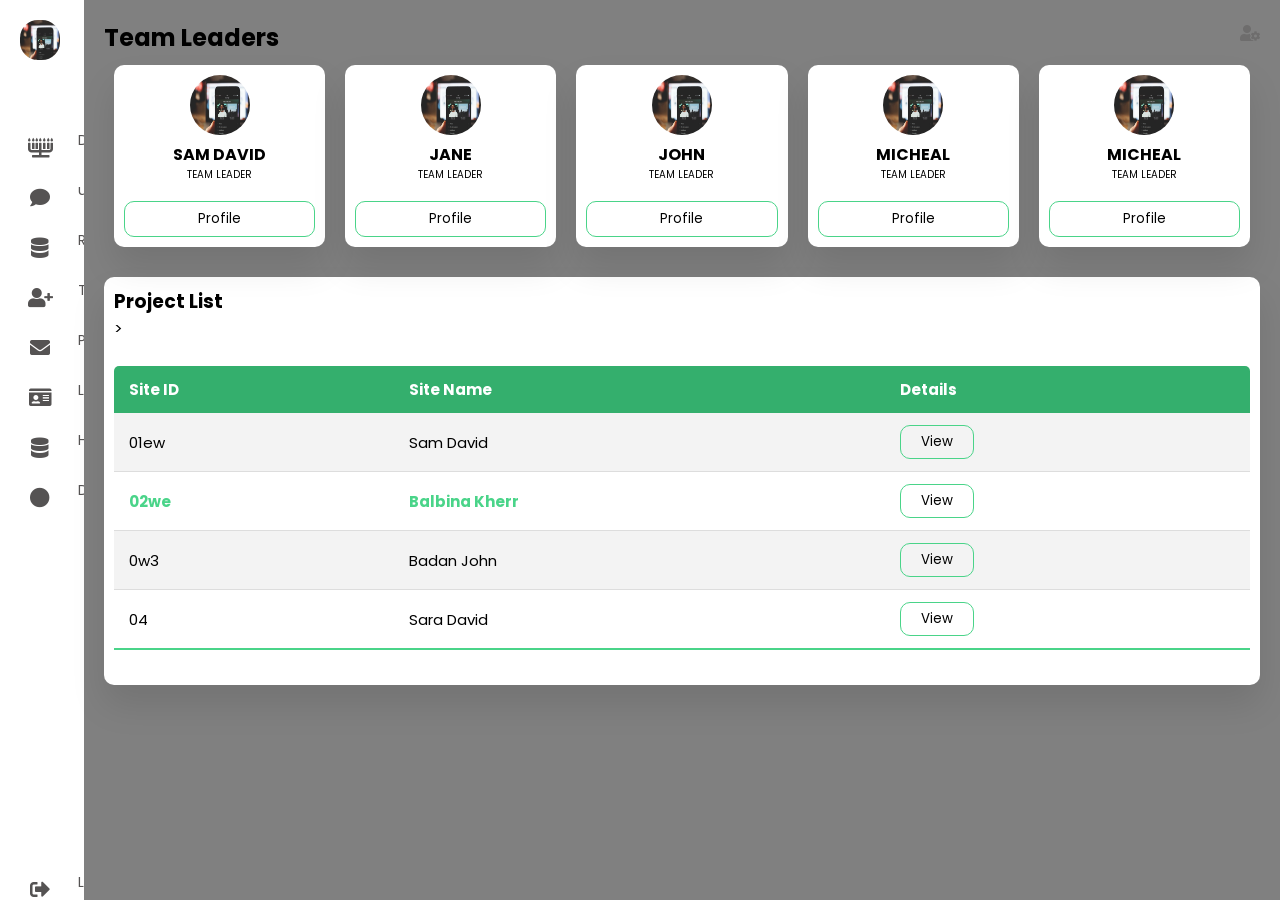
<file: ADMIN/admin a/index.html>
<!DOCTYPE html>
<html lang="en">
<head>
  <meta charset="UTF-8" />
  <title>no name</title>
  <link rel="stylesheet" href="style.css" />
  <!-- Font Awesome Cdn Link -->
  <link rel="stylesheet" href="https://cdnjs.cloudflare.com/ajax/libs/font-awesome/5.15.4/css/all.min.css"/>
</head>
<body>
  <div class="container">
    <nav>
      <ul>
        <li><a href="#" class="logo">
          <img src="../image/tren-lg-2.jpg">
          <span class="nav-item">NO NAME</span>
          
        </a></li>
        <li><a href="#">
          <i class="fas fa-menorah"></i>
          <span class="nav-item">Dashboard</span>
        </a></li>
        <li><a href="#">
          <i class="fas fa-comment"></i>
          <span class="nav-item">updates</span>
        </a></li>
        <li><a href="#">
          <i class="fas fa-database"></i>
          <span class="nav-item">Reports</span>
        </a></li>
        <li><a href="#">
          <i class="fas fa-user-plus"></i>
          <span class="nav-item">Teams</span>
        </a></li>
        <li><a href="../project/project-list/project_list.html">
          <i class="fas fa-envelope"></i>
          <span class="nav-item">Projects</span>
        </a></li>
        <li><a href="../admin a/leave.html">
          <i class="fas fa-id-card"></i>
          <span class="nav-item">Leave</span>
        </a></li>
      
        
        <li>
          <a href="../hr 2/main/index.html">
            <i class="fas fa-database"></i>
          <span class="nav-item">Human resource</span>
        </a></li><li><a href="#">
          <i class="fas fa-circle"></i>
          <span class="nav-item">Deleted</span>
        </a></li>
        

        <br>

        <li><a href="../home-page/index.html" class="logout">
          <i class="fas fa-sign-out-alt"></i>
          <span class="nav-item">Log out</span>
        </a></li>
      </ul>
    </nav>


    <section class="main">
      <div class="main-top">
        <h1>Team Leaders</h1>
        
        
        <i class="fas fa-user-cog"></i>
        
        
      </div>
      <div class="users">
        <div class="card">
          <img src="../image/tren-lg-2.jpg">
          <h4>Sam David</h4>
          <p>Team Leader</p>
          <div class="per">
            
          </div>
          <button>Profile</button>
        </div>
        <div class="card">
          <img src="../image/tren-lg-2.jpg">
          <h4>Jane</h4>
          <p>Team Leader</p>
          <div class="per">
            <!--<table>
              <tr>
                <td><span>82%</span></td>
                <td><span>85%</span></td>
              </tr>
              <tr>
                <td>Month</td>
                <td>Year</td>
              </tr>
            </table>-->
          </div>
          <button>Profile</button>
        </div>
        <div class="card">
          <img src="../image/tren-lg-2.jpg">
          <h4> John</h4>
          <p>Team Leader</p>
          <div class="per">
           
          </div>
          <button>Profile</button>
        </div>
        <div class="card">
          <img src="../image/tren-lg-2.jpg">
          <h4> micheal</h4>
          <p>Team Leader</p>
          <div class="per">
           
          </div>
          <button>Profile</button>
        </div>
        <div class="card">
            <img src="../image/tren-lg-2.jpg">
            <h4>micheal</h4>
            <p>Team Leader</p>
            <div class="per">
             
            </div>
            <button>Profile</button>
            
          </div>
      </div>

      
      <section class="attendance">
        <div class="attendance-list">
          <h1>Project List</h1>
          <table class="table">
            <thead>
              <tr>
                <th> Site ID</th>
                <th>Site Name</th>
             
                <th>Details</th>
              </tr>
            </thead>
            <tbody>
              <tr>
                <td>01ew</td>
                <td>Sam David</td>
               >
                <td><button>View</button></td>
              </tr>
              <tr class="active">
                <td>02we</td>
                <td>Balbina Kherr</td>
                
                <td><button>View</button></td>
              </tr>
              <tr>
                <td>0w3</td>
                <td>Badan John</td>
             

              
                <td><button>View</button></td>
              </tr>
              <tr>
                <td>04</td>
                <td>Sara David</td>
                
                <td><button>View</button></td>
              </tr>
              <!-- <tr >
                <td>05</td>
                <td>Salina</td>
                <td>Coding</td>
                <td>03-24-22</td>
                <td>9:00AM</td>
                <td>4:00PM</td>
                <td><button>View</button></td>
              </tr>
              <tr >
                <td>06</td>
                <td>Tara Smith</td>
                <td>Testing</td>
                <td>03-24-22</td>
                <td>9:00AM</td>
                <td>4:00PM</td>
                <td><button>View</button></td>
              </tr> -->
            </tbody>
            
          </table>
        </div>
      </section>
    </section>
  </div>

</body>
</html>
</file>
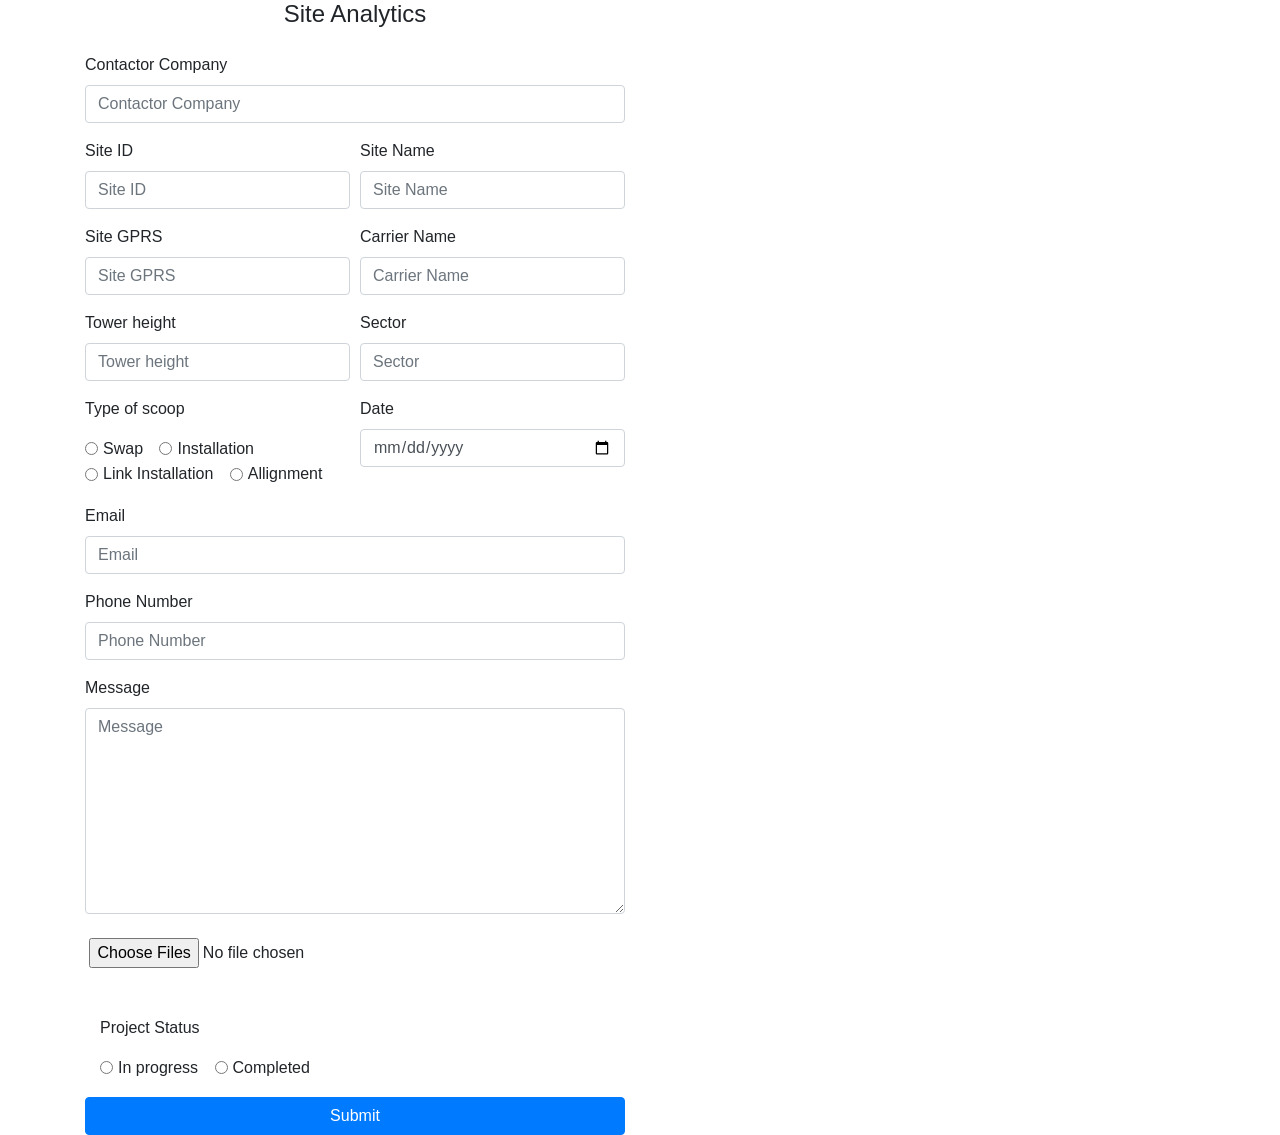
<file: ADMIN/Analytics/index.html>
<!DOCTYPE html>
<link rel="stylesheet" href="style.css">
<html>
  <head>
  
    <link rel="stylesheet" href="https://cdn.jsdelivr.net/npm/bootstrap@4.5.3/dist/css/bootstrap.min.css"
 integrity="sha384-TX8t27EcRE3e/ihU7zmQxVncDAy5uIKz4rEkgIXeMed4M0jlfIDPvg6uqKI2xXr2" 
crossorigin="anonymous">
<title>Analytics</title>
 
  </head>
  
  
  <body>
    <div class="container">
            <div class="row">
                <div class="col-6">
                    <form id="myForm" onsubmit="handleFormSubmit(this)">
                        <p class="h4 mb-4 text-center">Site Analytics</p>
                        <div class="form-group">
                            <label for="email">Contactor Company</label>
                            <input type="email" class="form-control" id="Contactor Company" name="Contactor Company" placeholder="Contactor Company">
                        </div>

                        <div class="form-row">
                            <div class="form-group col-md-6">
                                <label for="first_name">Site ID</label>
                                <input type="text" class="form-control" id="Site ID" name="Site ID" placeholder="Site ID">
                            </div>
                            <div class="form-group col-md-6">
                                <label for="last_name">Site Name</label>
                                <input type="text" class="form-control" id="Site Name" name="Site Name" placeholder="Site Name">
                            </div>
                            <div class="form-group col-md-6">
                                <label for="last_name">Site GPRS</label>
                                <input type="text" class="form-control" id="Site GPRS" name="Site GPRS" placeholder="Site GPRS">
                            </div>
                            <div class="form-group col-md-6">
                                <label for="last_name">Carrier Name</label>
                                <input type="text" class="form-control" id="Carrier Name" name="Carrier Name" placeholder="Carrier Name">
                            </div>
                           
                            <div class="form-group col-md-6">
                                <label for="last_name">Tower height</label>
                                <input type="text" class="form-control" id="Tower height" name="Tower height" placeholder="Tower height">
                            </div>
                            <div class="form-group col-md-6">
                                <label for="last_name">Sector</label>
                                <input type="text" class="form-control" id="Sector" name="Sector" placeholder="Sector">
                            </div>
                            
                        </div>
                        

                        <!--gender-->
                        <div class="form-row">
                            <div class="form-group col-md-6">
                                <p>Type of scoop</p>
                                <div class="form-check form-check-inline">
                                    <input class="form-check-input" type="radio" name="scoop" id="Swap" value="ISwap">
                                    <label class="form-check-label" for="swap">Swap</label>
                                </div>
                                <div class="form-check form-check-inline">
                                    <input class="form-check-input" type="radio" name="scoop" id="Installation" value="Installation">
                                    <label class="form-check-label" for="swap">Installation</label>
                                </div>
                                <div class="form-check form-check-inline">
                                    <input class="form-check-input" type="radio" name="scoop" id="Installation" value="Installation">
                                    <label class="form-check-label" for="swap"> Link Installation</label>
                                </div>
                                <div class="form-check form-check-inline">
                                    <input class="form-check-input" type="radio" name="scoop" id="Allignment" value="Allignment">
                                    <label class="form-check-label" for="swap"> Allignment</label>
                                </div>
                                
                            </div>
                            <div class="form-group col-md-6">
                                <label for="Alignment date">Date</label>
                                <input type="Date" class="form-control" id=" date" name=" date">
                            </div>
                        </div>

                        <div class="form-group">
                            <label for="email">Email</label>
                            <input type="email" class="form-control" id="email" name="email" placeholder="Email">
                        </div>

                        <div class="form-group">
                            <label for="phone">Phone Number</label>
                            <input type="tel" class="form-control" id="phone" name="phone" placeholder="Phone Number">
                        </div>
                        <div class="form-outline">
                           
                            <label class="form-label" for="Message">Message</label>
                            <textarea class="form-control" id="Message" rows="8" placeholder="Message"></textarea>
                            <br>

                            <form action="/action_page.php">
                                <label for="files"></label>
                                <input type="file" id="files" name="files" multiple><br><br>
                                
                              </form>
                            
                            
                          </div>
                          <br>
                          <div form row> 
                          <div class="form-group col-md-6">
                            <p>Project Status</p>
                            <div class="form-check form-check-inline">
                                <input class="form-check-input" type="radio" name="Staus" id="In progress" value="In progress">
                                <label class="form-check-label" for="swap">In progress</label>
                            </div>
                            <div class="form-check form-check-inline">
                                <input class="form-check-input" type="radio" name="Project Status" id="Completed" value="Completed">
                                <label class="form-check-label" for="swap">Completed</label>
                            </div>
                        </div>
                    </div>
                 
                        <button type="submit" class="btn btn-primary btn-block">Submit</button>
                    </form>
                    <div id="output"></div>
                </div>
            </div>      
        </div>
  </body>
</html>
</file>
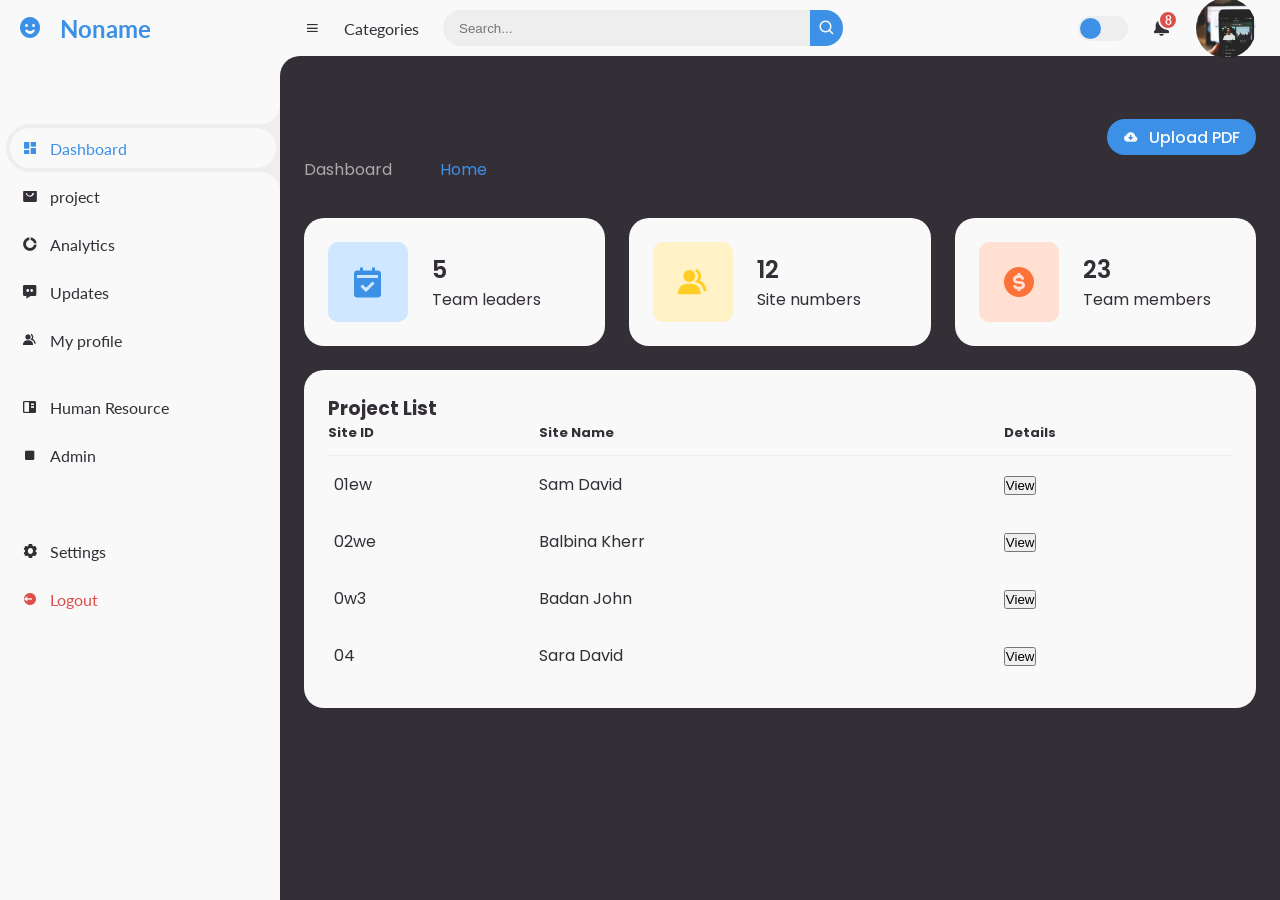
<file: ADMIN/main/index.html>
<!DOCTYPE html>
<html lang="en">
<head>
	<meta charset="UTF-8">
	<meta name="viewport" content="width=device-width, initial-scale=1.0">

	<!-- Boxicons -->
	<link href='https://unpkg.com/boxicons@2.0.9/css/boxicons.min.css' rel='stylesheet'>
	<!-- My CSS -->
	<link rel="stylesheet" href="style.css">
	<link rel="team.html" href="team.html">
	<script src="index.html"></script>


	<title>Noname</title>
	<include class="team html"></include>
</head>
<body>
	


	<!-- SIDEBAR -->
	<section id="sidebar">
		<a href="#" class="brand">
			<i class='bx bxs-smile'></i>
			<span class="text">Noname</span>
		</a>
		<ul class="side-menu top">
			<li class="active">
				<a href="#">
					<i class='bx bxs-dashboard' ></i>
					<span class="text">Dashboard</span>
				</a>
			</li>
			<li>
				<a href="../project/project-list/project_list.html">
					<i class='bx bxs-shopping-bag-alt' ></i>
					<span class="text"> project</span>
				</a>
			</li>
			<li>
				<a href="../Analytics/index.html">
					<i class='bx bxs-doughnut-chart' ></i>
					<span class="text">Analytics</span>
				</a>
			</li>
			<li>
				<a href="#">
					<i class='bx bxs-message-dots' ></i>
					<span class="text">Updates</span>
				</a>
			</li>
		
			<li>
				<a href="../My Profile/myprofile.html">
					<i class='bx bxs-group' ></i>
					<span class="text">My profile</span>
				</a>
			</li>
			
			<br>
			<li>
				<a href="../hr 2/main/index.html">
					<i class='bx bxs-book-content'></i>
					<span class="text">Human Resource</span>
				</a>
			</li>
			<li>
				<a href="../admin a/index.html">
					<i class='bx bxs-checkbox'></i>
					<span class="text">Admin</span>
				</a>
			</li>
		</ul>
		<ul class="side-menu">
			<li>
				<a href="../setting/dashboard-master/index.html">
					<i class='bx bxs-cog' ></i>
					<span class="text">Settings</span>
				</a>
			</li>
			<li>
				<a href="../home-page/index.html" class="logout">
					<i class='bx bxs-log-out-circle' ></i>
					<span class="text">Logout</span>
				</a>
			</li>
		</ul>
	</section>
	<!-- SIDEBAR -->

	



	<!-- CONTENT -->
	<section id="content">
		<!-- NAVBAR -->
		<nav>
			<i class='bx bx-menu' ></i>
			<a href="#" class="nav-link">Categories</a>
			<form action="#">
				<div class="form-input">
					<input type="search" placeholder="Search...">
					<button type="submit" class="search-btn"><i class='bx bx-search' ></i></button>
				</div>
			</form>
			<input type="checkbox" id="switch-mode" hidden>
			<label for="switch-mode" class="switch-mode"></label>
			<a href="#" class="notification">
				<i class='bx bxs-bell' ></i>
				<span class="num">8</span>
			</a>
			<!--<a href="#" class="profile onclick="menuToggle();">">
				
				<img src="../image/tren-lg-2.jpg">-->

				<div class="action">
					<div class="profile" onclick="menuToggle();">
						<img src="../image/tren-lg-2.jpg" alt="">
					</div>
			
					<div class="menu">
						<h3>
							
							<div>
								Operational Team
							</div>
						</h3>
						<ul>
							<li>
								<span class="material-icons icons-size"></span>
								<a href="#">My Profile</a>
							</li>
							<li>
								<span class="material-icons icons-size"></span>
								<a href="#">Edit Account</a>
							</li>
							<li>
								<span class="material-icons icons-size"></span>
								<a href="#">Whats app</a>
							</li>
							<li>
								<span class="material-icons icons-size"></span>
								<a href="#">Budget</a>
							</li>
							<li>
								<span class="material-icons icons-size"></span>
								<a href="#">Finance</a>
							</li>
							<li>
								<span class="material-icons icons-size"></span>
								<a href="../home-page/index.html">Log out</a>
							</li>
						</ul>
					</div>
				</div>
				<script>
					function menuToggle(){
						const toggleMenu = document.querySelector('.menu');
						toggleMenu.classList.toggle('active')
					}
				</script>
				
			</a>
		</nav>
		<!-- NAVBAR -->

		<!-- MAIN -->
		<main>
			<div class="head-title">
				<div class="left">
					<h1>Dashboard</h1>
					<ul class="breadcrumb">
						<li>
							<a href="#">Dashboard</a>
						</li>
						<li><i class='bx bx-chevron-right' ></i></li>
						<li>
							<a class="active" href="#">Home</a>
						</li>
					</ul>
				</div>
				<a href="#" class="btn-download">
					<i class='bx bxs-cloud-download' ></i>
					<span class="text">Upload PDF</span>
				</a>
			</div>

			<ul class="box-info">
				<li>
					<i class='bx bxs-calendar-check' ></i>
					<span class="text">
						<h3>5</h3>
						<p>Team leaders</p>
					</span>
				</li>
				<li>
					<i class='bx bxs-group' ></i>
					<span class="text">
						<h3>12</h3>
						<p>Site numbers</p>
					</span>
				</li>
				<li>
					<i class='bx bxs-dollar-circle' ></i>
					<span class="text">
						<h3>23</h3>
						<p>Team members</p>
					</span>
				</li>
			</ul>


			<div class="table-data">
				<div class="order">
					
					<section class="attendance">
						<div class="attendance-list">
						  <h1>Project List</h1>
						  <table class="table">
							<thead>
							  <tr>
								<th> Site ID</th>
								<th>Site Name</th>
								
								<th>Details</th>
							  </tr>
							</thead>
							<tbody>
							  <tr>
								<td>01ew</td>
								<td>Sam David</td>
								
								<td><button>View</button></td>
							  </tr>
							  <tr class="active">
								<td>02we</td>
								<td>Balbina Kherr</td>
								
								<td><button>View</button></td>
							  </tr>
							  <tr>
								<td>0w3</td>
								<td>Badan John</td>
							
							
								<td><button>View</button></td>
							  </tr>
							  <tr>
								<td>04</td>
								<td>Sara David</td>
								
								
								<td><button>View</button></td>
							  </tr>
							  <!-- <tr >
								<td>05</td>
								<td>Salina</td>
								<td>Coding</td>
								<td>03-24-22</td>
								<td>9:00AM</td>
								<td>4:00PM</td>
								<td><button>View</button></td>
							  </tr>
							  <tr >
								<td>06</td>
								<td>Tara Smith</td>
								<td>Testing</td>
								<td>03-24-22</td>
								<td>9:00AM</td>
								<td>4:00PM</td>
								<td><button>View</button></td>
							  </tr> -->
							</tbody>
							<a href="download report"></a>
						  </table>
		</main>
		<!-- MAIN -->
	</section>
	<!-- CONTENT -->
	

	<script src="script.js"></script>
</body>
</html>
</file>
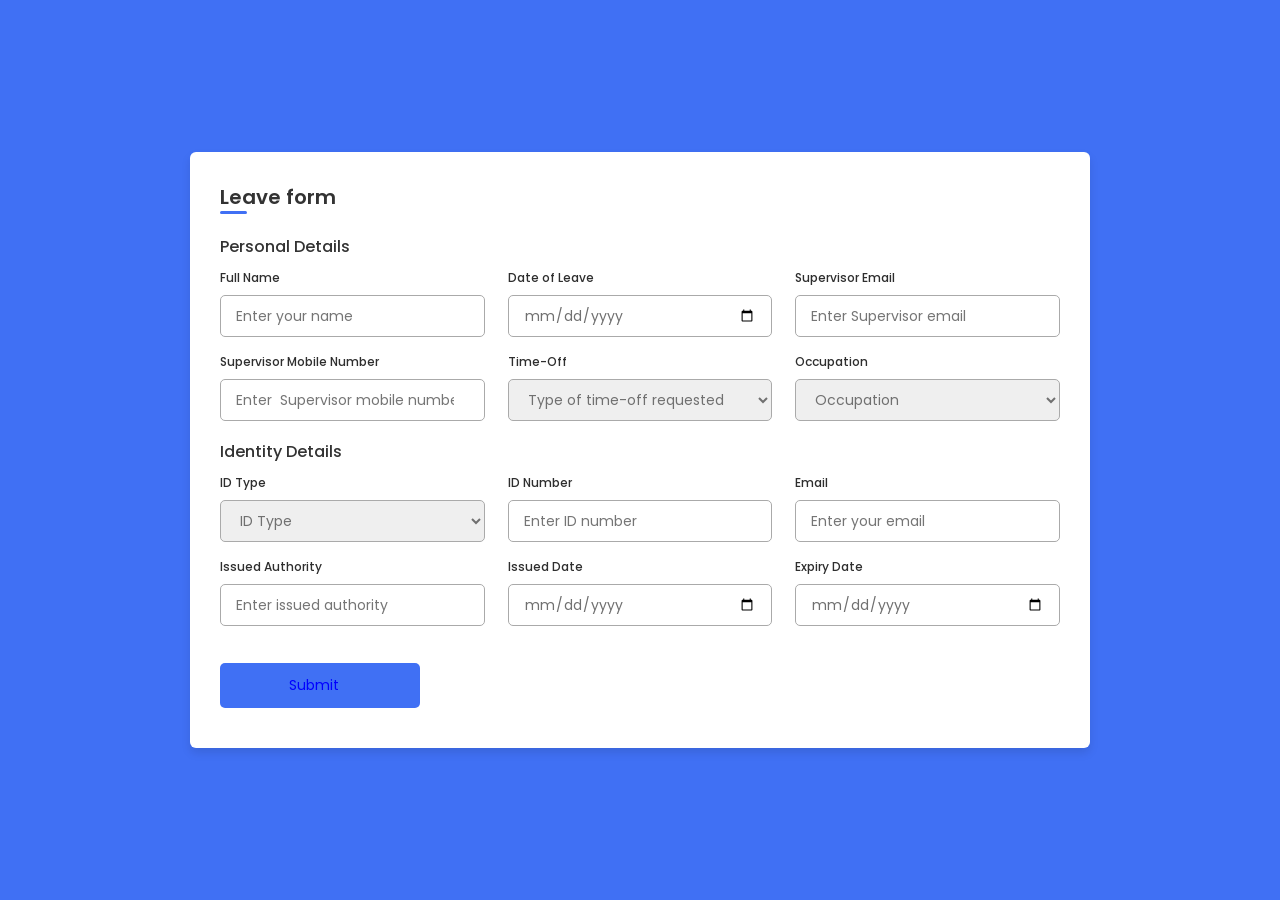
<file: ADMIN/Analytics/leaveform/index.html>
<!DOCTYPE html>
<!--=== Coding by CodingLab | www.codinglabweb.com === -->
<html lang="en">
<head>
    <meta charset="UTF-8">
    <meta http-equiv="X-UA-Compatible" content="IE=edge">
    <meta name="viewport" content="width=device-width, initial-scale=1.0">
    
    <!----======== CSS ======== -->
    <link rel="stylesheet" href="style.css">
     
    <!----===== Iconscout CSS ===== -->
    <link rel="stylesheet" href="https://unicons.iconscout.com/release/v4.0.0/css/line.css">

    <title>Leave </title> 
</head>
<body>
    <div class="container">
        <header>Leave form</header>

        <form action="#">
            <div class="form first">
                <div class="details personal">
                    <span class="title">Personal Details</span>

                    <div class="fields">
                        <div class="input-field">
                            <label>Full Name</label>
                            <input type="text" placeholder="Enter your name" required>
                        </div>

                        <div class="input-field">
                            <label>Date of Leave</label>
                            <input type="date" placeholder="Enter birth L;eave" required>
                        </div>

                       
                        <div class="input-field">
                            <label> Supervisor Email</label>
                            <input type="text" placeholder="Enter Supervisor email" required>
                        </div>

                        <div class="input-field">
                            <label> Supervisor Mobile Number</label>
                            <input type="number" placeholder="Enter  Supervisor mobile number" required>
                        </div>

                        <div class="input-field">
                            <label>Time-Off</label>
                            <select required>
                                <option disabled selected>Type of time-off requested</option>
                                <option>Vacation</option>
                                <option> Sick Leave</option>
                                <option>Maternity/Paternity</option>
                                <option>  Sick</option>
                                <option>  Half day</option>
                                <option>Time off without pay</option>
                                <option>Other</option>
                            </select>
                        </div>

                      
                            <div class="input-field">
                                <label>Occupation</label>
                                <select required>
                                    <option disabled selected> Occupation</option>
                                    <option>Human resorces</option>
                                    <option>Texchnical engineering</option>
                                    <option>Operational engineering</option>
                                    <option>Customer Fullfilment</option>
                                    
                                </select>
                        </div>
                    </div>
                </div>

                <div class="details ID">
                    <span class="title">Identity Details</span>

                    <div class="fields">
                        <div class="input-field">
                           
                                <label>ID Type</label>
                                <select required>
                                    <option disabled selected>ID Type</option>
                                    <option > Passport</option>
                                    <option> Identity Card</option>
                                </select>
                        </div>

                        <div class="input-field">
                            <label>ID Number</label>
                            <input type="number" placeholder="Enter ID number" required>
                        </div>
                        <div class="input-field">
                            <label> Email</label>
                            <input type="text" placeholder="Enter your email" required>
                        </div>


                        <div class="input-field">
                            <label>Issued Authority</label>
                            <input type="text" placeholder="Enter issued authority" required>
                        </div>

                       

                        <div class="input-field">
                            <label>Issued Date</label>
                            <input type="date" placeholder="Enter your issued date" required>
                        </div>

                        <div class="input-field">
                            <label>Expiry Date</label>
                            <input type="date" placeholder="Enter expiry date" required>
                        </div>
                    </div>

                    <button class="sumbit">
                        <span class="btnText">Submit</span>
                        <i class="uil uil-navigator"></i>
                    </button>
                </div> 
            </div>

           
                        <button class="sumbit">
                            <span class="btnText">Submit</span>
                            <i class="uil uil-navigator"></i>
                        </button>
                    </div>
                </div> 
            </div>
        </form>
    </div>

    <!--<script src="script.js"></script>-->
</body>
</html>
</file>
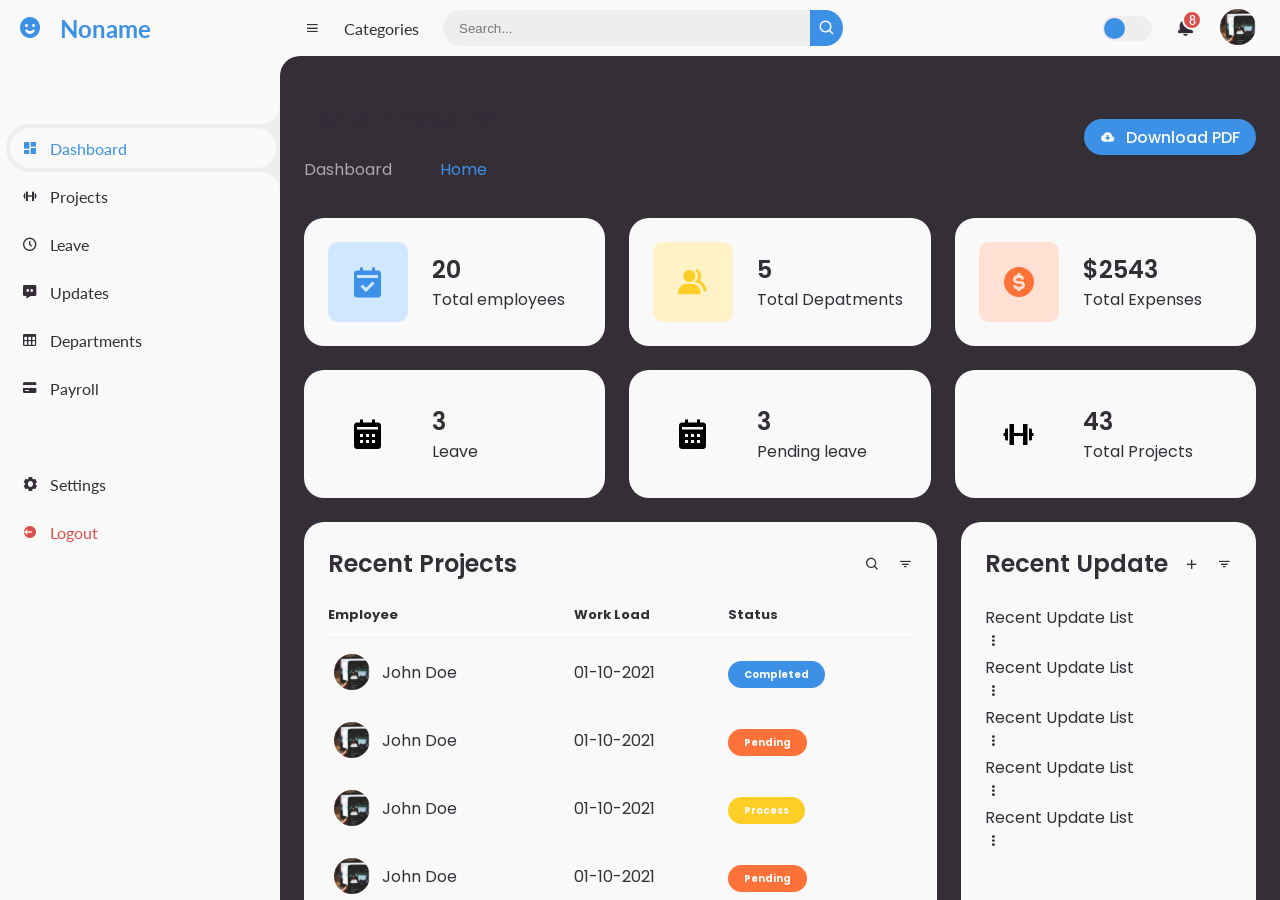
<file: ADMIN/hr 2/main/index.html>
<!DOCTYPE html>
<html lang="en">
<head>
    <a href="payroll.html"></a>
	<meta charset="UTF-8">
	<meta name="viewport" content="width=device-width, initial-scale=1.0">

	<!-- Boxicons -->
	<link href='https://unpkg.com/boxicons@2.0.9/css/boxicons.min.css' rel='stylesheet'>
	<!-- My CSS -->
	<link rel="stylesheet" href="style.css">

	<title>Noname</title>
</head>
<body>


	<!-- SIDEBAR -->
	<section id="sidebar">
		<a href="#" class="brand">
			<i class='bx bxs-smile'></i>
			<span class="text">Noname</span>
		</a>
		<ul class="side-menu top">
			<li class="active">
				<a href="#">
					<i class='bx bxs-dashboard' ></i>
					<span class="text">Dashboard</span>
				</a>
			</li>
			<li>
				<a href="../project/project-list/project_list.html">
					<i class='bx bx-dumbbell' ></i>
					<span class="text">Projects</span>
				</a>
			</li>
			<li>
				<a href="../leave/leaveform/index.html">
					<i class='bx bx-time-five'></i>
					<span class="text">Leave</span>
				</a>
			</li>
			<li>
				<a href="#">
					<i class='bx bxs-message-dots' ></i>
					<span class="text">Updates</span>
				</a>
			</li>
			<li>
				<a href="#">
					<i class='bx bx-table' ></i>
					<span class="text">Departments</span>
				</a>
			</li>
            <li>
				<a href="../payroll/employee_payroll.html.html">

					<i class='bx bxs-credit-card'></i>
					<span class="text">Payroll</span>
				</a>
			</li>
		</ul>
		<ul class="side-menu">
			<li>
				<a href="/ADMIN/setting/dashboard-master/index.html">
					<i class='bx bxs-cog' ></i>
					<span class="text">Settings</span>
				</a>
			</li>
			<li>
				<a href="/ADMIN/home-page/index.html" class="logout">
					<i class='bx bxs-log-out-circle' ></i>
					<span class="text">Logout</span>
				</a>
			</li>
		</ul>
	</section>
	<!-- SIDEBAR -->



	<!-- CONTENT -->
	<section id="content">
		<!-- NAVBAR -->
		<nav>
			<i class='bx bx-menu' ></i>
			<a href="#" class="nav-link">Categories</a>
			<form action="#">
				<div class="form-input">
					<input type="search" placeholder="Search...">
					<button type="submit" class="search-btn"><i class='bx bx-search' ></i></button>
				</div>
			</form>
			<input type="checkbox" id="switch-mode" hidden>
			<label for="switch-mode" class="switch-mode"></label>
			<a href="#" class="notification">
				<i class='bx bxs-bell' ></i>
				<span class="num">8</span>
			</a>
			<a href="#" class="profile">
				<img src="/ADMIN/image/tren-lg-2.jpg">
			</a>
		</nav>
		<!-- NAVBAR -->

		<!-- MAIN -->
		<main>
			<div class="head-title">
				<div class="left">
					<h1>Dashboard</h1>
					<ul class="breadcrumb">
						<li>
							<a href="#">Dashboard</a>
						</li>
						<li><i class='bx bx-chevron-right' ></i></li>
						<li>
							<a class="active" href="#">Home</a>
						</li>
					</ul>
				</div>
				<a href="#" class="btn-download">
					<i class='bx bxs-cloud-download' ></i>
					<span class="text">Download PDF</span>
				</a>
			</div>

			<ul class="box-info">
				<li>
					<i class='bx bxs-calendar-check' ></i>
					<span class="text">
						<h3>20</h3>
						<p>Total employees
					</span>
				</li>
				<li>
					<i class='bx bxs-group' ></i>
					<span class="text">
						<h3>5</h3>
						<p>Total Depatments</p>
					</span>
				</li>
				<li>
					<i class='bx bxs-dollar-circle' ></i>
					<span class="text">
						<h3>$2543</h3>
						<p>Total Expenses</p>
					</span>
				</li>
                <li>
                    <i class='bx bxs-calendar' ></i>
					<span class="text">
						<h3>3</h3>
						<p>Leave</p>
					</span>
				</li>
                <li>
					<i class='bx bxs-calendar' ></i>
					<span class="text">
						<h3>3</h3>
						<p>Pending leave</p>
					</span>
				</li>
                <li>
                    <i class='bx bx-dumbbell' ></i>
					<span class="text">
						<h3>43</h3>
						<p>Total Projects</p>
					</span>
				</li>
			</ul>
           

			<div class="table-data">
				<div class="order">
					<div class="head">
						<h3>Recent Projects</h3>
						<i class='bx bx-search' ></i>
						<i class='bx bx-filter' ></i>
					</div>
					<table>
						<thead>
							<tr>
								<th>Employee</th>
								<th>Work Load</th>
								<th>Status</th>
							</tr>
						</thead>
						<tbody>
							<tr>
								<td>
									<img src="/ADMIN/image/tren-lg-2.jpg"">
									<p>John Doe</p>
								</td>
								<td>01-10-2021</td>
								<td><span class="status completed">Completed</span></td>
							</tr>
							<tr>
								<td>
									<img src="/ADMIN/image/tren-lg-2.jpg"">
									<p>John Doe</p>
								</td>
								<td>01-10-2021</td>
								<td><span class="status pending">Pending</span></td>
							</tr>
							<tr>
								<td>
									<img src="/ADMIN/image/tren-lg-2.jpg"">
									<p>John Doe</p>
								</td>
								<td>01-10-2021</td>
								<td><span class="status process">Process</span></td>
							</tr>
							<tr>
								<td>
									<img src="/ADMIN/image/tren-lg-2.jpg"">
									<p>John Doe</p>
								</td>
								<td>01-10-2021</td>
								<td><span class="status pending">Pending</span></td>
							</tr>
							<tr>
								<td>
									<img src="/ADMIN/image/tren-lg-2.jpg"">
									<p>John Doe</p>
								</td>
								<td>01-10-2021</td>
								<td><span class="status completed">Completed</span></td>
							</tr>
						</tbody>
					</table>
				</div>
				<div class="Recent Update">
					<div class="head">
						<h3>Recent Update</h3>
						<i class='bx bx-plus' ></i>
						<i class='bx bx-filter' ></i>
					</div>
					<ul class="Recent Update-list">
						<li class="completed">
							<p>Recent Update List</p>
							<i class='bx bx-dots-vertical-rounded' ></i>
						</li>
						<li class="completed">
							<p>Recent Update List</p>
							<i class='bx bx-dots-vertical-rounded' ></i>
						</li>
						<li class="not-completed">
							<p>Recent Update List</p>
							<i class='bx bx-dots-vertical-rounded' ></i>
						</li>
						<li class="completed">
							<p>Recent Update List</p>
							<i class='bx bx-dots-vertical-rounded' ></i>
						</li>
						<li class="not-completed">
							<p>Recent Update List</p>
							<i class='bx bx-dots-vertical-rounded' ></i>
						</li>
					</ul>
				</div>
			</div>
		</main>
		<!-- MAIN -->
	</section>
	<!-- CONTENT -->
	

	<script src="script.js"></script>
</body>
</html>
</file>
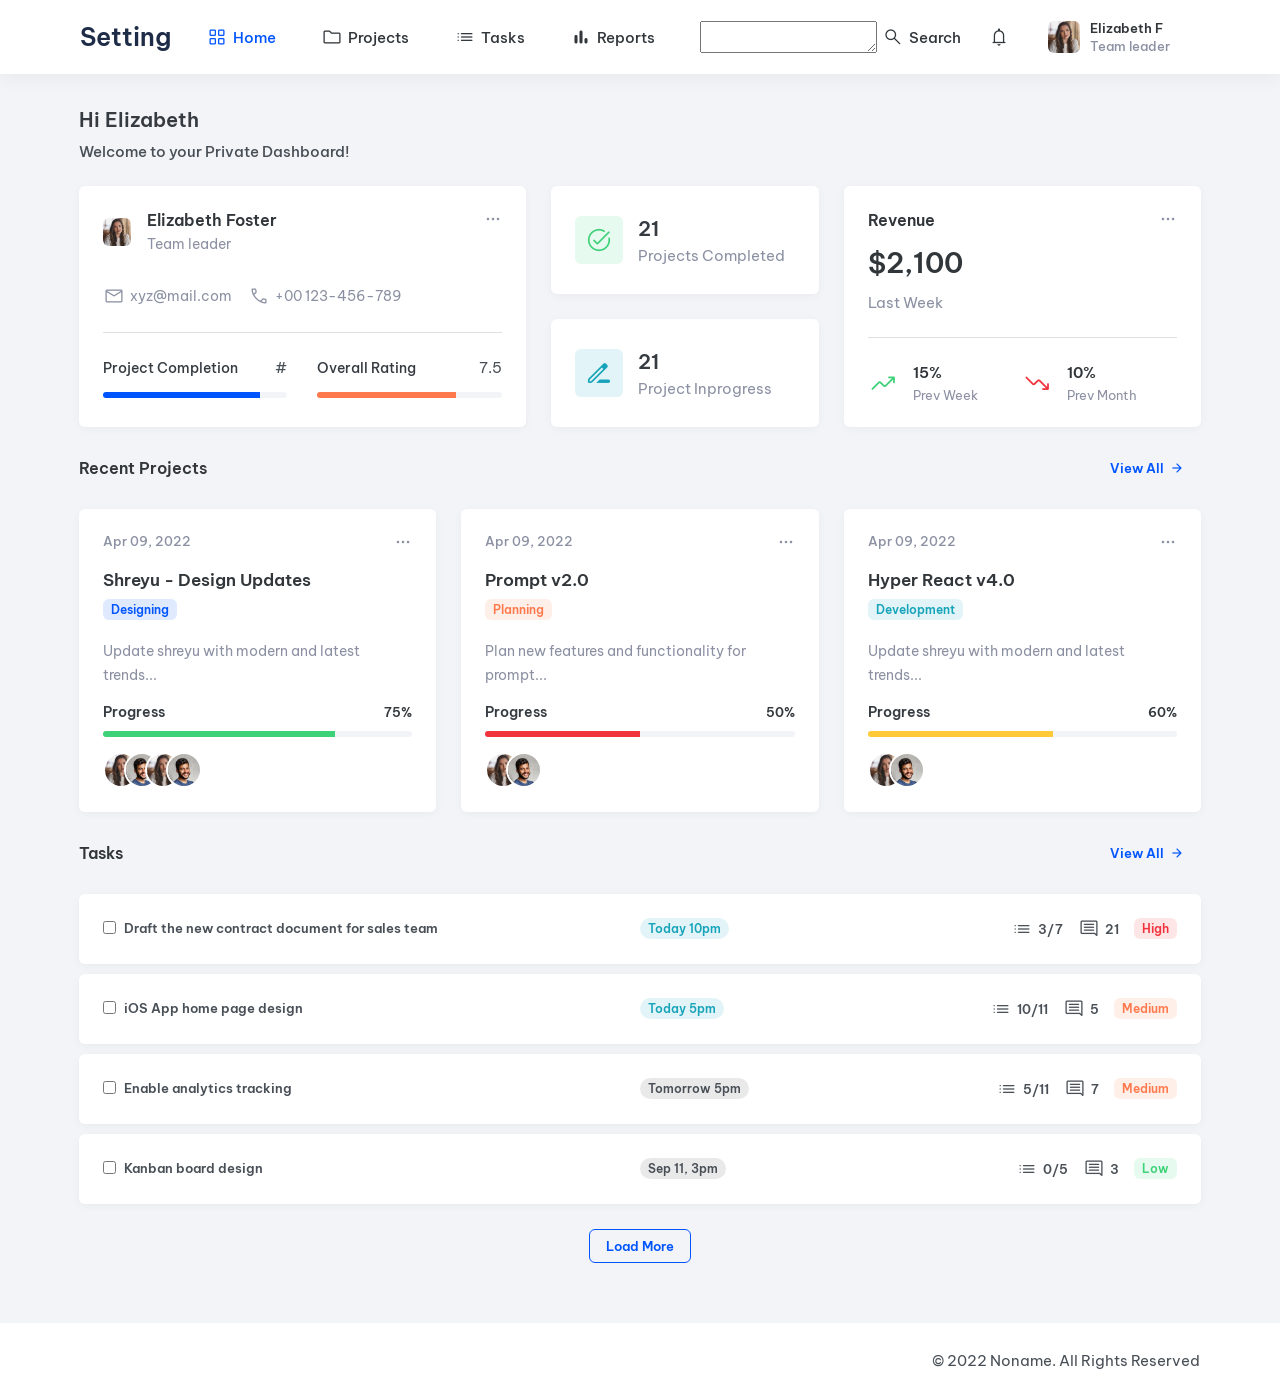
<file: ADMIN/setting/dashboard-master/index.html>
<!DOCTYPE html>
<html lang="en">

<head>
  <meta charset="UTF-8">
  <meta http-equiv="X-UA-Compatible" content="IE=edge">
  <meta name="viewport" content="width=device-width, initial-scale=1.0">
  <title>No name</title>

  <!-- 
    - favicon
  -->
  <link rel="shortcut icon" href="/ADMIN/image/tren-lg-2.jpg" type="image/svg+xml">

  <!-- 
    - custom css link
  -->
  <link rel="stylesheet" href="./assets/css/style.css">

  <!-- 
    - google font link
  -->
  <link rel="preconnect" href="https://fonts.googleapis.com">
  <link rel="preconnect" href="https://fonts.gstatic.com" crossorigin>
  <link href="https://fonts.googleapis.com/css2?family=Be+Vietnam+Pro:wght@400;500;600;900&display=swap"
    rel="stylesheet">

  <!-- 
    - material icon link
  -->
  <link
    href="https://fonts.googleapis.com/css2?family=Material+Symbols+Rounded:opsz,wght,FILL,GRAD@20..48,100..700,0..1,-50..200"
    rel="stylesheet" />

</head>

<body>

  <!-- 
    - #HEADER
  -->

  <header class="header" data-header>
    <div class="container">

      <h1>
        <a href="#" class="logo">Setting</a>
      </h1>

      <button class="menu-toggle-btn icon-box" data-menu-toggle-btn aria-label="Toggle Menu">
        <span class="material-symbols-rounded  icon">menu</span>
      </button>

      <nav class="navbar">
        <div class="container">

          <ul class="navbar-list">

            <li>
              <a href="#" class="navbar-link active icon-box">
                <span class="material-symbols-rounded  icon">grid_view</span>

                <span>Home</span>
              </a>
            </li>

            <li>
              <a href=" #" class="navbar-link icon-box">
                <span class="material-symbols-rounded  icon">folder</span>

                <span>Projects</span>
              </a>
            </li>

            <li>
              <a href="#" class="navbar-link icon-box">
                <span class="material-symbols-rounded  icon">list</span>

                <span>Tasks</span>
              </a>
            </li>

            <li>
              <a href="#" class="navbar-link icon-box">
                <span class="material-symbols-rounded  icon">bar_chart</span>

                <span>Reports</span>
              </a>
            </li>

            <li>
              <a href="#" class="navbar-link icon-box">
                <textarea name="search" id="search" cols="20" rows="2"></textarea>
                <span class="material-symbols-rounded  icon">search</span>
                

                <span>Search</span>
              </a>
            </li>

          </ul>

          <ul class="user-action-list">

            <li>
              <a href="#" class="notification icon-box">
                <span class="material-symbols-rounded  icon">notifications</span>
              </a>
            </li>

            <li>
              <a href="#" class="header-profile">

                <figure class="profile-avatar">
                  <img src="./assets/images/avatar-1.jpg" alt="Elizabeth Foster" width="32" height="32">
                </figure>

                <div>
                  <p class="profile-title">Elizabeth F</p>

                  <p class="profile-subtitle">Team leader</p>
                </div>

              </a>
            </li>

          </ul>

        </div>
      </nav>

    </div>
  </header>





  <main>
    <article class="container article">

      <h2 class="h2 article-title">Hi Elizabeth</h2>

      <p class="article-subtitle">Welcome to your Private Dashboard!</p>

      <!-- 
        - #HOME
      -->

      <section class="home">

        <div class="card profile-card">

          <button class="card-menu-btn icon-box" aria-label="More" data-menu-btn>
            <span class="material-symbols-rounded  icon">more_horiz</span>
          </button>

          <ul class="ctx-menu">

            <li class="ctx-item">
              <button class="ctx-menu-btn icon-box">
                <span class="material-symbols-rounded  icon" aria-hidden="true">edit</span>

                <span class="ctx-menu-text">Edit</span>
              </button>
            </li>

            <li class="ctx-item">
              <button class="ctx-menu-btn icon-box">
                <span class="material-symbols-rounded  icon" aria-hidden="true">cached</span>

                <span class="ctx-menu-text">Refresh</span>
              </button>
            </li>

            <li class="divider"></li>

            <li class="ctx-item">
              <button class="ctx-menu-btn red icon-box">
                <span class="material-symbols-rounded  icon" aria-hidden="true">delete</span>

                <span class="ctx-menu-text">De activate</span>
              </button>
            </li>

          </ul>

          <div class="profile-card-wrapper">

            <figure class="card-avatar">
              <img src="./assets/images/avatar-1.jpg" alt="Elizabeth Foster" width="28" height="28">
            </figure>

            <div>
              <p class="card-title">Elizabeth Foster</p>

              <p class="card-subtitle">Team leader</p>
            </div>

          </div>

          <ul class="contact-list">

            <li>
              <a href="mailto:xyz@mail.com" class="contact-link icon-box">
                <span class="material-symbols-rounded  icon">mail</span>

                <p class="text">xyz@mail.com</p>
              </a>
            </li>

            <li>
              <a href="tel:00123456789" class="contact-link icon-box">
                <span class="material-symbols-rounded  icon">call</span>

                <p class="text">+00 123-456-789</p>
              </a>
            </li>

          </ul>

          <div class="divider card-divider"></div>

          <ul class="progress-list">

            <li class="progress-item">

              <div class="progress-label">
                <p class="progress-title">Project Completion</p>

                <data class="progress-data" value="#">#</data>
              </div>

              <div class="progress-bar">
                <div class="progress" style="--width: 85%; --bg: var(--blue-ryb);"></div>
              </div>

            </li>

            <li class="progress-item">

              <div class="progress-label">
                <p class="progress-title">Overall Rating</p>

                <data class="progress-data" value="7.5">7.5</data>
              </div>

              <div class="progress-bar">
                <div class="progress" style="--width: 75%; --bg: var(--coral);"></div>
              </div>

            </li>

          </ul>

        </div>

        <div class="card-wrapper">

          <div class="card task-card">

            <div class="card-icon icon-box green">
              <span class="material-symbols-rounded  icon">task_alt</span>
            </div>

            <div>
              <data class="card-data" value="21">21</data>

              <p class="card-text"> Projects Completed</p>
            </div>

          </div>

          <div class="card task-card">

            <div class="card-icon icon-box blue">
              <span class="material-symbols-rounded  icon">drive_file_rename_outline</span>
            </div>

            <div>
              <data class="card-data" value="21">21</data>

              <p class="card-text">Project Inprogress</p>
            </div>

          </div>

        </div>

        <div class="card revenue-card">

          <button class="card-menu-btn icon-box" aria-label="More" data-menu-btn>
            <span class="material-symbols-rounded  icon">more_horiz</span>
          </button>

          <ul class="ctx-menu">

            <li class="ctx-item">
              <button class="ctx-menu-btn icon-box">
                <span class="material-symbols-rounded  icon" aria-hidden="true">edit</span>

                <span class="ctx-menu-text">Edit</span>
              </button>
            </li>

            <li class="ctx-item">
              <button class="ctx-menu-btn icon-box">
                <span class="material-symbols-rounded  icon" aria-hidden="true">cached</span>

                <span class="ctx-menu-text">Refresh</span>
              </button>
            </li>

          </ul>

          <p class="card-title">Revenue</p>

          <data class="card-price" value="2100">$2,100</data>

          <p class="card-text">Last Week</p>

          <div class="divider card-divider"></div>

          <ul class="revenue-list">

            <li class="revenue-item icon-box">

              <span class="material-symbols-rounded  icon  green">trending_up</span>

              <div>
                <data class="revenue-item-data" value="15">15%</data>

                <p class="revenue-item-text">Prev Week</p>
              </div>

            </li>

            <li class="revenue-item icon-box">

              <span class="material-symbols-rounded  icon  red">trending_down</span>

              <div>
                <data class="revenue-item-data" value="10">10%</data>

                <p class="revenue-item-text">Prev Month</p>
              </div>

            </li>

          </ul>

        </div>

      </section>




      <!-- 
        - #PROJECTS
      -->

      <section class="projects">

        <div class="section-title-wrapper">
          <h2 class="section-title">Recent Projects</h2>

          <button class="btn btn-link icon-box">
            <span>View All</span>

            <span class="material-symbols-rounded  icon" aria-hidden="true">arrow_forward</span>
          </button>
        </div>

        <ul class="project-list">

          <li class="project-item">
            <div class="card project-card">

              <button class="card-menu-btn icon-box" aria-label="More" data-menu-btn>
                <span class="material-symbols-rounded  icon">more_horiz</span>
              </button>

              <ul class="ctx-menu">

                <li class="ctx-item">
                  <button class="ctx-menu-btn icon-box">
                    <span class="material-symbols-rounded  icon" aria-hidden="true">visibility</span>

                    <span class="ctx-menu-text">View</span>
                  </button>
                </li>

                <li class="ctx-item">
                  <button class="ctx-menu-btn icon-box">
                    <span class="material-symbols-rounded  icon" aria-hidden="true">edit</span>

                    <span class="ctx-menu-text">Edit</span>
                  </button>
                </li>

                <li class="divider"></li>

                <li class="ctx-item">
                  <button class="ctx-menu-btn red icon-box">
                    <span class="material-symbols-rounded  icon" aria-hidden="true">delete</span>

                    <span class="ctx-menu-text">Delete</span>
                  </button>
                </li>

              </ul>

              <time class="card-date" datetime="2022-04-09">Apr 09, 2022</time>

              <h3 class="card-title">
                <a href="#">Shreyu - Design Updates</a>
              </h3>

              <div class="card-badge blue">Designing</div>

              <p class="card-text">
                Update shreyu with modern and latest trends...
              </p>

              <div class="card-progress-box">

                <div class="progress-label">
                  <span class="progress-title">Progress</span>

                  <data class="progress-data" value="75">75%</data>
                </div>

                <div class="progress-bar">
                  <div class="progress" style="--width: 75%; --bg: var(--emerald);"></div>
                </div>

              </div>

              <ul class="card-avatar-list">

                <li class="card-avatar-item">
                  <a href="#">
                    <img src="./assets/images/avatar-1.jpg" alt="Elizabeth Foster" width="32" height="32">
                  </a>
                </li>

                <li class="card-avatar-item">
                  <a href="#">
                    <img src="./assets/images/avatar-2.jpg" alt="John Foster" width="32" height="32">
                  </a>
                </li>
                <li class="card-avatar-item">
                  <a href="#">
                    <img src="./assets/images/avatar-1.jpg" alt="John Foster" width="32" height="32">
                  </a>
                </li>
                <li class="card-avatar-item">
                  <a href="#">
                    <img src="./assets/images/avatar-2.jpg" alt="John Foster" width="32" height="32">
                  </a>
                </li>

              </ul>

            </div>
          </li>

          <li class="project-item">
            <div class="card project-card">

              <button class="card-menu-btn icon-box" aria-label="More" data-menu-btn>
                <span class="material-symbols-rounded  icon">more_horiz</span>
              </button>

              <ul class="ctx-menu">

                <li class="ctx-item">
                  <button class="ctx-menu-btn icon-box">
                    <span class="material-symbols-rounded  icon" aria-hidden="true">visibility</span>

                    <span class="ctx-menu-text">View</span>
                  </button>
                </li>

                <li class="ctx-item">
                  <button class="ctx-menu-btn icon-box">
                    <span class="material-symbols-rounded  icon" aria-hidden="true">edit</span>

                    <span class="ctx-menu-text">Edit</span>
                  </button>
                </li>

                <li class="divider"></li>

                <li class="ctx-item">
                  <button class="ctx-menu-btn red icon-box">
                    <span class="material-symbols-rounded  icon" aria-hidden="true">delete</span>

                    <span class="ctx-menu-text">Delete</span>
                  </button>
                </li>

              </ul>

              <time class="card-date" datetime="2022-04-09">Apr 09, 2022</time>

              <h3 class="card-title">
                <a href="#">Prompt v2.0</a>
              </h3>

              <div class="card-badge orange">Planning</div>

              <p class="card-text">
                Plan new features and functionality for prompt...
              </p>

              <div class="card-progress-box">

                <div class="progress-label">
                  <span class="progress-title">Progress</span>

                  <data class="progress-data" value="50">50%</data>
                </div>

                <div class="progress-bar">
                  <div class="progress" style="--width: 50%; --bg: var(--imperial-red);"></div>
                </div>

              </div>

              <ul class="card-avatar-list">

                <li class="card-avatar-item">
                  <a href="#">
                    <img src="./assets/images/avatar-1.jpg" alt="Elizabeth Foster" width="32" height="32">
                  </a>
                </li>

                <li class="card-avatar-item">
                  <a href="#">
                    <img src="./assets/images/avatar-2.jpg" alt="John Foster" width="32" height="32">
                  </a>
                </li>

              </ul>

            </div>
          </li>

          <li class="project-item">
            <div class="card project-card">

              <button class="card-menu-btn icon-box" aria-label="More" data-menu-btn>
                <span class="material-symbols-rounded  icon">more_horiz</span>
              </button>

              <ul class="ctx-menu">

                <li class="ctx-item">
                  <button class="ctx-menu-btn icon-box">
                    <span class="material-symbols-rounded  icon" aria-hidden="true">visibility</span>

                    <span class="ctx-menu-text">View</span>
                  </button>
                </li>

                <li class="ctx-item">
                  <button class="ctx-menu-btn icon-box">
                    <span class="material-symbols-rounded  icon" aria-hidden="true">edit</span>

                    <span class="ctx-menu-text">Edit</span>
                  </button>
                </li>

                <li class="divider"></li>

                <li class="ctx-item">
                  <button class="ctx-menu-btn red icon-box">
                    <span class="material-symbols-rounded  icon" aria-hidden="true">delete</span>

                    <span class="ctx-menu-text">Delete</span>
                  </button>
                </li>

              </ul>

              <time class="card-date" datetime="2022-04-09">Apr 09, 2022</time>

              <h3 class="card-title">
                <a href="#">Hyper React v4.0</a>
              </h3>

              <div class="card-badge cyan">Development</div>

              <p class="card-text">
                Update shreyu with modern and latest trends...
              </p>

              <div class="card-progress-box">

                <div class="progress-label">
                  <span class="progress-title">Progress</span>

                  <data class="progress-data" value="60">60%</data>
                </div>

                <div class="progress-bar">
                  <div class="progress" style="--width: 60%; --bg: var(--sunglow);"></div>
                </div>

              </div>

              <ul class="card-avatar-list">

                <li class="card-avatar-item">
                  <a href="#">
                    <img src="./assets/images/avatar-1.jpg" alt="Elizabeth Foster" width="32" height="32">
                  </a>
                </li>

                <li class="card-avatar-item">
                  <a href="#">
                    <img src="./assets/images/avatar-2.jpg" alt="John Foster" width="32" height="32">
                  </a>
                </li>

              </ul>

            </div>
          </li>

        </ul>

      </section>




      <!-- 
        - #TASKS
      -->

      <section class="tasks">

        <div class="section-title-wrapper">
          <h2 class="section-title">Tasks</h2>

          <button class="btn btn-link icon-box">
            <span>View All</span>

            <span class="material-symbols-rounded  icon" aria-hidden="true">arrow_forward</span>
          </button>
        </div>

        <ul class="tasks-list">

          <li class="tasks-item">
            <div class="card task-card">

              <div class="card-input">
                <input type="checkbox" name="task-1" id="task-1">

                <label for="task-1" class="task-label">
                  Draft the new contract document for sales team
                </label>
              </div>

              <div class="card-badge cyan radius-pill">Today 10pm</div>

              <ul class="card-meta-list">

                <li>
                  <div class="meta-box icon-box">
                    <span class="material-symbols-rounded  icon">list</span>

                    <span>3/7</span>
                  </div>
                </li>

                <li>
                  <div class="meta-box icon-box">
                    <span class="material-symbols-rounded  icon">comment</span>

                    <data value="21">21</data>
                  </div>
                </li>

                <li>
                  <div class="card-badge red">High</div>
                </li>

              </ul>

            </div>
          </li>

          <li class="tasks-item">
            <div class="card task-card">

              <div class="card-input">
                <input type="checkbox" name="task-2" id="task-2">

                <label for="task-2" class="task-label">
                  iOS App home page design
                </label>
              </div>

              <div class="card-badge cyan radius-pill">Today 5pm</div>

              <ul class="card-meta-list">

                <li>
                  <div class="meta-box icon-box">
                    <span class="material-symbols-rounded  icon">list</span>

                    <span>10/11</span>
                  </div>
                </li>

                <li>
                  <div class="meta-box icon-box">
                    <span class="material-symbols-rounded  icon">comment</span>

                    <data value="5">5</data>
                  </div>
                </li>

                <li>
                  <div class="card-badge orange">Medium</div>
                </li>

              </ul>

            </div>
          </li>

          <li class="tasks-item">
            <div class="card task-card">

              <div class="card-input">
                <input type="checkbox" name="task-3" id="task-3">

                <label for="task-3" class="task-label">
                  Enable analytics tracking
                </label>
              </div>

              <div class="card-badge radius-pill">Tomorrow 5pm</div>

              <ul class="card-meta-list">

                <li>
                  <div class="meta-box icon-box">
                    <span class="material-symbols-rounded  icon">list</span>

                    <span>5/11</span>
                  </div>
                </li>

                <li>
                  <div class="meta-box icon-box">
                    <span class="material-symbols-rounded  icon">comment</span>

                    <data value="7">7</data>
                  </div>
                </li>

                <li>
                  <div class="card-badge orange">Medium</div>
                </li>

              </ul>

            </div>
          </li>

          <li class="tasks-item">
            <div class="card task-card">

              <div class="card-input">
                <input type="checkbox" name="task-4" id="task-4">

                <label for="task-4" class="task-label">
                  Kanban board design
                </label>
              </div>

              <div class="card-badge radius-pill">Sep 11, 3pm</div>

              <ul class="card-meta-list">

                <li>
                  <div class="meta-box icon-box">
                    <span class="material-symbols-rounded  icon">list</span>

                    <span>0/5</span>
                  </div>
                </li>

                <li>
                  <div class="meta-box icon-box">
                    <span class="material-symbols-rounded  icon">comment</span>

                    <data value="3">3</data>
                  </div>
                </li>

                <li>
                  <div class="card-badge green">Low</div>
                </li>

              </ul>

            </div>
          </li>

        </ul>

        <button class="btn btn-primary" data-load-more>
          <span class="spiner"></span>

          <span>Load More</span>
        </button>

      </section>

    </article>
  </main>





  <!-- 
    - #FOOTER
  -->

  <footer class="footer">
    <div class="container">

      <ul class="footer-list">

       <!--<li class="footer-item">
          <a href="#" class="footer-link">About</a>
        </li>

        <li class="footer-item">
          <a href="#" class="footer-link">Privacy</a>
        </li>

        <li class="footer-item">
          <a href="#" class="footer-link">Terms</a>
        </li>

        <li class="footer-item">
          <a href="#" class="footer-link">Developers</a>
        </li>

        <li class="footer-item">
          <a href="#" class="footer-link">Support</a>
        </li>

        <li class="footer-item">
          <a href="#" class="footer-link">Careers</a>
        </li>-->

      </ul>

      <p class="copyright">
        &copy; 2022 <a href="#" class="copyright-link">Noname</a>. All Rights Reserved
      </p>

    </div>
  </footer>





  <!-- 
    - custom js link
  -->
  <script src="./assets/js/script.js"></script>

</body>

</html>
</file>
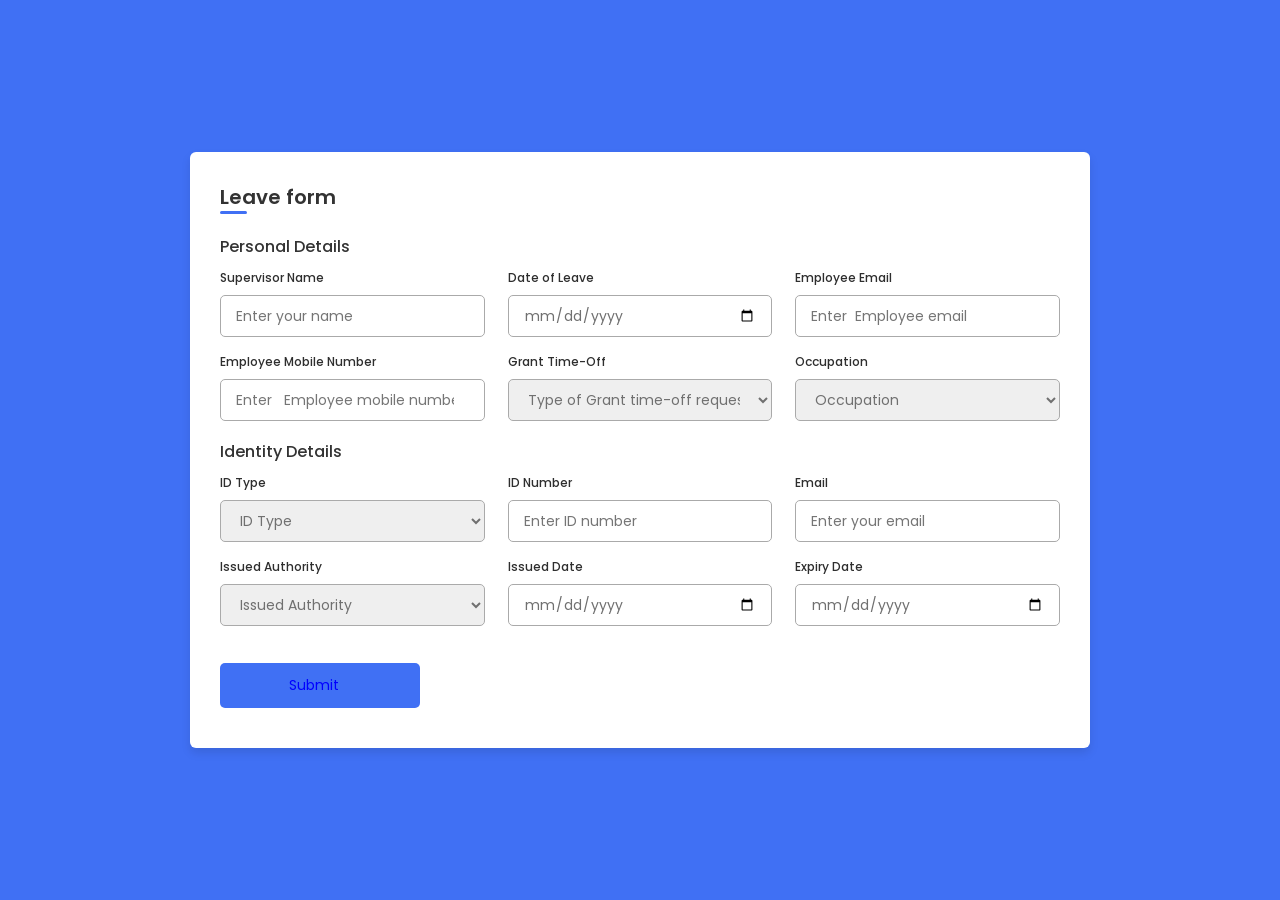
<file: ADMIN/admin a/leave.html>
<!DOCTYPE html>
<!--=== Coding by CodingLab | www.codinglabweb.com === -->
<html lang="en">
<head>
    <meta charset="UTF-8">
    <meta http-equiv="X-UA-Compatible" content="IE=edge">
    <meta name="viewport" content="width=device-width, initial-scale=1.0">
    
    <!----======== CSS ======== -->
    <link rel="stylesheet" href="leave.css">
     
    <!----===== Iconscout CSS ===== -->
    <link rel="stylesheet" href="https://unicons.iconscout.com/release/v4.0.0/css/line.css">

    <title>Leave </title> 
</head>
<body>
    <div class="container">
        <header>Leave form</header>

        <form action="#">
            <div class="form first">
                <div class="details personal">
                    <span class="title">Personal Details</span>

                    <div class="fields">
                        <div class="input-field">
                            <label>Supervisor Name</label>
                            <input type="text" placeholder="Enter your name" required>
                        </div>

                        <div class="input-field">
                            <label>Date of Leave</label>
                            <input type="date" placeholder="Enter birth L;eave" required>
                        </div>

                       
                        <div class="input-field">
                            <label> Employee Email</label>
                            <input type="text" placeholder="Enter  Employee email" required>
                        </div>

                        <div class="input-field">
                            <label>  Employee Mobile Number</label>
                            <input type="number" placeholder="Enter   Employee mobile number" required>
                        </div>

                        <div class="input-field">
                            <label>Grant Time-Off</label>
                            <select required>
                                <option disabled selected>Type of Grant time-off requested</option>
                                <option>Vacation</option>
                                <option> Sick Leave</option>
                                <option>Maternity/Paternity</option>
                                <option>  Sick</option>
                                <option>  Half day</option>
                                <option>Time off without pay</option>
                                <option>Other</option>
                            </select>
                        </div>

                      
                            <div class="input-field">
                                <label>Occupation</label>
                                <select required>
                                    <option disabled selected> Occupation</option>
                                    <option>Human resorces</option>
                                    <option>Texchnical engineering</option>
                                    <option>Operational engineering</option>
                                    <option>Customer Fullfilment</option>
                                    
                                </select>
                        </div>
                    </div>
                </div>

                <div class="details ID">
                    <span class="title">Identity Details</span>

                    <div class="fields">
                        <div class="input-field">
                           
                                <label>ID Type</label>
                                <select required>
                                    <option disabled selected>ID Type</option>
                                    <option > Passport</option>
                                    <option> Identity Card</option>
                                </select>
                        </div>

                        <div class="input-field">
                            <label>ID Number</label>
                            <input type="number" placeholder="Enter ID number" required>
                        </div>
                        <div class="input-field">
                            <label> Email</label>
                            <input type="text" placeholder="Enter your email" required>
                        </div>


                        <div class="input-field">
                            <label>Issued Authority</label>
                            <select required>
                                <option disabled selected>Issued Authority</option>
                                <option > Pending</option>
                                <option>Granted</option>
                                <option>Expired</option>
                                <option>Cancelled</option>

                            </select>
                        </div>

                       

                        <div class="input-field">
                            <label>Issued Date</label>
                            <input type="date" placeholder="Enter your issued date" required>
                        </div>

                        <div class="input-field">
                            <label>Expiry Date</label>
                            <input type="date" placeholder="Enter expiry date" required>
                        </div>
                    </div>

                    <button class="sumbit">
                        <span class="btnText">Submit</span>
                        <i class="uil uil-navigator"></i>
                    </button>
                </div> 
            </div>

           
                        <button class="sumbit">
                            <span class="btnText">Submit</span>
                            <i class="uil uil-navigator"></i>
                        </button>
                    </div>
                </div> 
            </div>
        </form>
    </div>

    <!--<script src="script.js"></script>-->
</body>
</html>
</file>
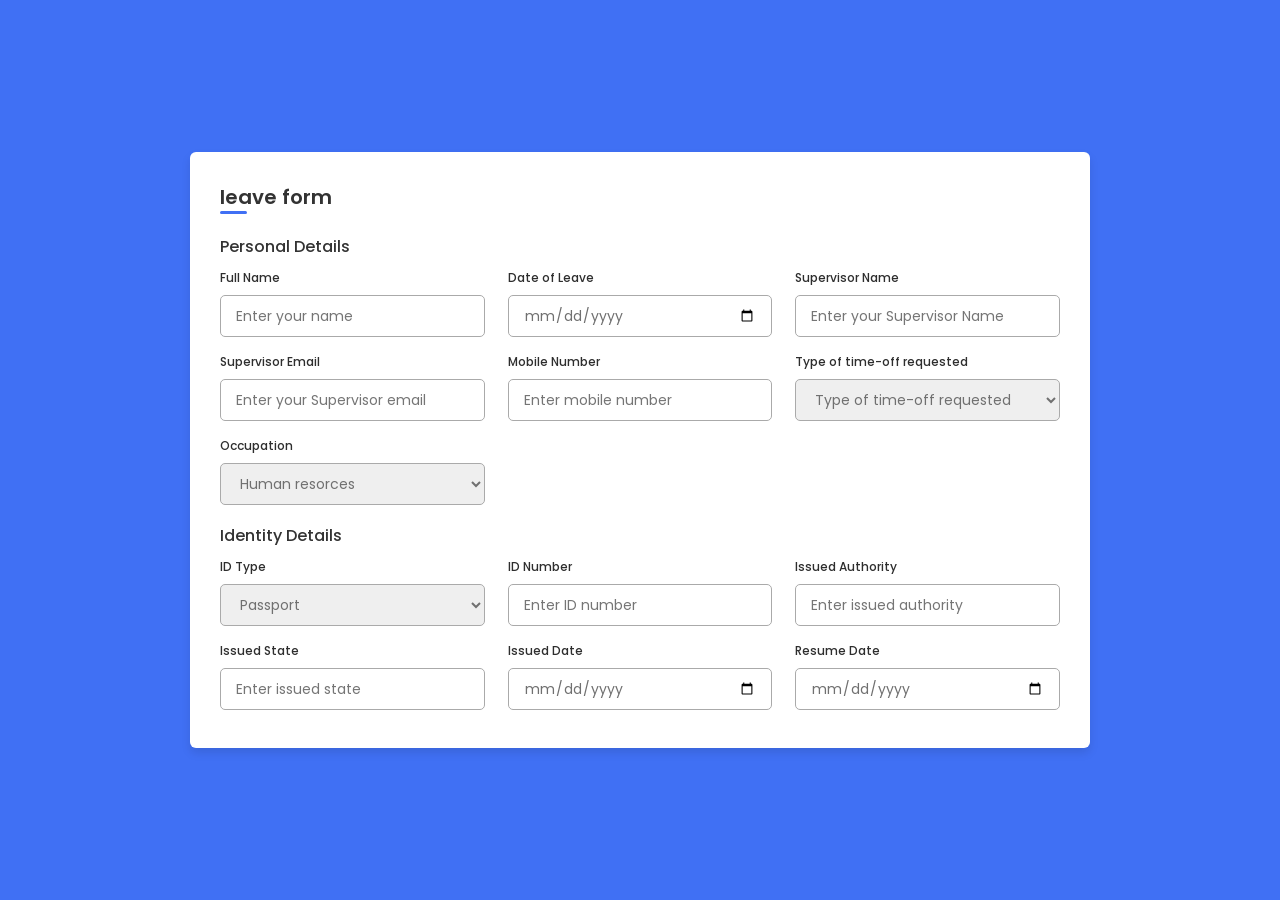
<file: ADMIN/Analytics/leaveform/n.html>
<!DOCTYPE html>
<!--=== Coding by noname  === -->
<html lang="en">
<head>
    <meta charset="UTF-8">
    <meta http-equiv="X-UA-Compatible" content="IE=edge">
    <meta name="viewport" content="width=device-width, initial-scale=1.0">
    
    <!----======== CSS ======== -->
    <link rel="stylesheet" href="style.css">
     
    <!----===== Iconscout CSS ===== -->
    <link rel="stylesheet" href="https://unicons.iconscout.com/release/v4.0.0/css/line.css">

    <title>Leave fprm </title> 
</head>
<body>
    <div class="container">
        <header>leave form</header>

        <form action="#">
            <div class="form first">
                <div class="details personal">
                    <span class="title">Personal Details</span>

                    <div class="fields">
                        <div class="input-field">
                            <label>Full Name</label>
                            <input type="text" placeholder="Enter your name" required>
                        </div>

                        <div class="input-field">
                            <label>Date of Leave</label>
                            <input type="date" placeholder="Enter leave date" required>
                        </div>
                        <div class="input-field">
                            <label> Supervisor Name</label>
                            <input type="text" placeholder="Enter your Supervisor Name" required>
                        </div>

                        <div class="input-field">
                            <label> Supervisor Email</label>
                            <input type="text" placeholder="Enter your Supervisor email" required>
                        </div>

                        <div class="input-field">
                            <label>Mobile Number</label>
                            <input type="number" placeholder="Enter mobile number" required>
                        </div>

                        <div class="input-field">
                            <label>Type of time-off requested</label>
                            <select required>
                                <option disabled selected>Type of time-off requested</option>
                                <option>Vacation</option>
                                <option> Sick Leave</option>
                                <option>Maternity/Paternity</option>
                                <option>  Sick</option>
                                <option>  Half day</option>
                                <option>Time off without pay</option>
                                <option>Other</option>
                            </select>
                        </div>

                        <div class="input-field">
                            <label>Occupation</label>
                            <select required>
                                <option disabled> Occupation</option>
                                <option>Human resorces</option>
                                <option>Texchnical engineering</option>
                                <option>Operational engineering</option>
                                <option>Customer Fullfilment</option>
                                
                            </select>
                        </div>
                    </div>
                </div>

                <div class="details ID">
                    <span class="title">Identity Details</span>
                    <div class="fields">
                    
                        <div class="input-field">
                            <label>ID Type</label>
                            <select required>
                                <option disabled>ID Type</option>
                                <option > Passport</option>
                                <option> Identity Card</option>
                            </select>
        
                        </div>

                        <div class="input-field">
                            <label>ID Number</label>
                            <input type="number" placeholder="Enter ID number" required>
                        </div>

                        <div class="input-field">
                            <label>Issued Authority</label>
                            <input type="text" placeholder="Enter issued authority" required>
                        </div>

                        <div class="input-field">
                            <label>Issued State</label>
                            <input type="text" placeholder="Enter issued state" required>
                        </div>

                        <div class="input-field">
                            <label>Issued Date</label>
                            <input type="date" placeholder="Enter your issued date" required>
                        </div>

                        <div class="input-field">
                            <label>Resume Date</label>
                            <input type="date" placeholder="Resume Date" required>
                        </div>
                    </div>
                    <button class="sumbit">
                        <span class="btnText">Submit</span>
                        <i class="uil uil-navigator"></i>
                    </button>

                    <button class="nextBtn">
                        <span class="btnText">Next</span>
                        <i class="uil uil-navigator"></i>
                    </button>
                </div> 
            </div>

            <div class="form second">
                <div class="details address">
                    <span class="title">Address Details</span>

                    <div class="fields">
                        <div class="input-field">
                            <label>Address Type</label>
                            <input type="text" placeholder="Permanent or Temporary" required>
                        </div>

                        <div class="input-field">
                            <label>Nationality</label>
                            <input type="text" placeholder="Enter nationality" required>
                        </div>

                        <div class="input-field">
                            <label>State</label>
                            <input type="text" placeholder="Enter your state" required>
                        </div>

                        <div class="input-field">
                            <label>District</label>
                            <input type="text" placeholder="Enter your district" required>
                        </div>

                        <div class="input-field">
                            <label>Block Number</label>
                            <input type="number" placeholder="Enter block number" required>
                        </div>

                        <div class="input-field">
                            <label>Ward Number</label>
                            <input type="number" placeholder="Enter ward number" required>
                        </div>
                    </div>
                </div>

                <div class="details family">
                    <span class="title">Family Details</span>

                    <div class="fields">
                        <div class="input-field">
                            <label>Father Name</label>
                            <input type="text" placeholder="Enter father name" required>
                        </div>

                        <div class="input-field">
                            <label>Mother Name</label>
                            <input type="text" placeholder="Enter mother name" required>
                        </div>

                        <div class="input-field">
                            <label>Grandfather</label>
                            <input type="text" placeholder="Enter grandfther name" required>
                        </div>

                        <div class="input-field">
                            <label>Spouse Name</label>
                            <input type="text" placeholder="Enter spouse name" required>
                        </div>

                        <div class="input-field">
                            <label>Father in Law</label>
                            <input type="text" placeholder="Father in law name" required>
                        </div>

                        <div class="input-field">
                            <label>Mother in Law</label>
                            <input type="text" placeholder="Mother in law name" required>
                        </div>
                    </div>

                    <div class="buttons">
                        <div class="backBtn">
                            <i class="uil uil-navigator"></i>
                            <span class="btnText">Back</span>
                        </div>-->
                        
                        <button class="sumbit">
                            <span class="btnText">Submit</span>
                            <i class="uil uil-navigator"></i>
                        </button>
                    </div>
                </div> 
            </div>
        </form>
    </div>

    <!--<script src="script.js"></script>-->
</body>
</html>
</file>
<file: ADMIN/admin a/style.css>
/*  import google fonts */
@import url("https://fonts.googleapis.com/css2?family=Poppins:wght@400;500;600;700&display=swap");
*{
  margin: 0;
  padding: 0;
  outline: none;
  border: none;
  text-decoration: none;
  box-sizing: border-box;
  font-family: "Poppins", sans-serif;
}
body{
  background: gray;
  --light: #0C0C1E;
	--grey: #060714;
	--dark: #FBFBFB;
}
nav{
  position: sticky;
  top: 0;
  bottom: 0;
  height: 100vh;
  left: 0;
  width: 90px;
  /* width: 280px; */
  background: #fff;
  overflow: hidden;
  transition: 1s;
}
nav:hover{
  width: 280px;
  transition: 1s;
}
/*dd*/
.navbar .dd_menu {
  position: absolute;
  right: -25px;
  top: 47px;
  display: flex;
  background: #fff;
  border-radius: 15px;
  box-shadow: 0px 0px 3px rgba(0,0,0,0.25);
  display: none;
}

.navbar .dd_menu .dd_left{
background: #74ded8;
padding: 15px 20px;
border-top-left-radius: 15px;
border-bottom-left-radius: 15px;
}

.navbar .dd_menu .dd_left li{
color: #fff;
}

.navbar .dd_menu .dd_right{
padding: 15px 20px;
}

.navbar .dd_menu li{
margin-bottom: 10px;
color: #868686;
}

.navbar .dd_menu:before{
content: "";
position: absolute;
top: -20px;
right: 30px;
border: 10px solid;
border-color: transparent transparent #fff transparent;
}

.navbar .dd_main.active .dd_menu{
display: flex;
}
 

.action .profile{
  border-radius: 50%;
  cursor: pointer;
  height: 60px;
  overflow: hidden;
  position: relative;
  width: 60px;
}
.action .profile img{
  width: 100%;
  top:0;
  position: absolute;
  object-fit: cover;
  left: 0;
  height: 100%;
}
.action .menu{
  background-color:grey;
  box-sizing:0 5px 25px rgba(0,0,0,0.1);
  border-radius: 15px;
  padding: 10px 20px;
  position: absolute;
  right: -10px;
  width: 200px;
  transition: 0.5s;
  top: 120px;
  visibility: hidden;
  opacity: 0;
}
.action .menu.active{
  opacity: 1;
  top: 80px;
  visibility: visible;
}
.action .menu::before{
  background-color:gray;
  content: '';
  height: 20px;
  position: absolute;
  right: 30px;
  transform:rotate(45deg);
  top:-5px;
  width: 20px;
}
.action .menu h3{
  color: #555;
  font-size: 16px;
  font-weight: 600;
  line-height: 1.3em;
  padding: 20px 0px;
  text-align: left;
  width: 100%;
}
.action .menu h3 div{
  color: #818181;
  font-size: 14px;
  font-weight: 400;
}
.action .menu ul li{
  align-items: center;
  border-top:1px solid rgba(0,0,0,0.05);
  display: flex;
  justify-content: left;
  list-style: none;
  padding: 10px 0px;
}
.action .menu ul li img{
  max-width: 20px;
  margin-right: 10px;
  opacity: 0.5;
  transition:0.5s
}
.action .menu ul li a{
  display: inline-block;
  color: #555;
  font-size: 14px;
  font-weight: 600;
  padding-left: 15px;
  text-decoration: none;
  text-transform: uppercase;
  transition: 0.5s;
}
.action .menu ul li:hover img{
  opacity: 1;
}
.action .menu ul li:hover a{
  color:#ff00ff;
transition: cubic-bezier(0.165, 0.84, 0.44, 1);
}

.navbar .dd_menu :right{
  position: absolute;
align-items: center;
  right: -25px;
  top: 47px;
  display: flex;
  background: #fff;
  border-radius: 15px;
  box-shadow: 0px 0px 3px rgba(0,0,0,0.25);
  display: none;
}

.navbar .dd_menu .dd_left{
background: #74ded8;
padding: 15px 20px;
border-top-left-radius: 15px;
border-bottom-left-radius: 15px;
}

.navbar .dd_menu .dd_left li{
color: #fff;
}

.navbar .dd_menu .dd_right{
padding: 15px 20px;
}

.navbar .dd_menu li{
margin-bottom: 10px;
color: #868686;
}

.navbar .dd_menu:before{
content: "";
position: absolute;
top: -20px;
right: 30px;
border: 10px solid;
border-color: transparent transparent #fff transparent;
}

.navbar .dd_main.active .dd_menu{
display: flex;
}
#content nav .switch-mode {
display: block;
min-width: 50px;
height: 25px;
border-radius: 25px;
background: var(--grey);
cursor: pointer;
position: relative;
}
#content nav .switch-mode::before {
content: '';
position: absolute;
top: 2px;
left: 2px;
bottom: 2px;
width: calc(25px - 4px);
background: var(--blue);
border-radius: 50%;
transition: all .3s ease;
}
#content nav #switch-mode:checked + .switch-mode::before {
left: calc(100% - (25px - 4px) - 2px);
}
.logo{
  text-align: center;
  display: flex;
  margin: 10px 0 0 10px;
  padding-bottom: 3rem;
}

.logo img{
  width: 40px;
  height: 40px;
  border-radius: 45%;
}
.logo span{
  font-weight: bold;
  padding-left: 15px;
  font-size: 18px;
  text-transform: uppercase;
}
a{
  position: relative;
  width: 280px;
  font-size: 14px;
  color: rgb(85, 83, 83);
  display: table;
  padding: 10px;
}
nav .fas{
  position: relative;
  width: 60px;
  height: 30px;
  top: 20px;
  font-size: 20px;
  text-align: center;
}
.nav-item{
  position: relative;
  top: 10px;
  margin-left: 8px;
}
a:hover{
  background: crimson;
}
a:hover i{
  color: #34AF6D;
  transition: 0.5s;
}
.logout{
  position: absolute;
  bottom: 0;
}

.container{
  display: flex;
}

/* MAin Section */
.main{
  position: relative;
  padding: 20px;
  width: 100%;
}
.main-top{
  display: flex;
  width: 100%;
}
.main-top i{
  position: absolute;
  right: 0;
  margin: 5px 20px;
  color: rgb(110, 109, 109);
  cursor: pointer;
 
}
.main .users{
  display: flex;
  width: 100%;
}
.users .card{
  width: 25%;
  margin: 10px;
  background:#fff;
  text-align: center;
  border-radius: 10px;
  padding: 10px;
  box-shadow: 0 20px 35px rgba(0, 0, 0, 0.1);
}
.users .card img{
  width: 60px;
  height: 60px;
  border-radius: 50%;
}
.users .card h4{
  text-transform: uppercase;
}
.users .card p{
  font-size: 10px;
  margin-bottom: 10px;
  text-transform: uppercase;
}
.users table{
  margin:  auto;
}
.users .per span{
  padding: 5px;
  border-radius: 10px;
  background: rgb(223, 223, 223);
}
.users td{
  font-size: 14px;
  padding-right: 15px;
}
.users .card button{
  width: 100%;
  margin-top: 8px;
  padding: 7px;
  cursor: pointer;
  border-radius: 10px;
  background: transparent;
  border: 1px solid #4AD489;
}
.users .card button:hover{
  background: #4AD489;
  color:skyblue;
  transition: 0.5s;
}

/*Attendance List serction  */
.attendance{
  margin-top: 20px;
  text-transform: capitalize;
}
.attendance-list{
  width: 100%;
  padding: 10px;
  margin-top: 10px;
  background: white;
  border-radius: 10px;
  box-shadow: 0 20px 35px rgba(0, 0, 0, 0.1);
}
.table{
  border-collapse: collapse;
  text-align: flex;
  margin: 25px 0;
  font-size: 15px;
  min-width: 100%;
  overflow: hidden;
  border-radius: 5px 5px 0 0;
}
table thead tr{
  color: #fff;
  background: #34AF6D;
  text-align: left;
  font-weight: bold;
}
.table th,
.table td{
  padding: 12px 15px;
}
.table tbody tr{
  border-bottom: 1px solid #ddd;
}
.table tbody tr:nth-of-type(odd){
  background: #f3f3f3;
}
.table tbody tr.active{
  font-weight: bold;
  color: #4AD489;
}
.table tbody tr:last-of-type{
  border-bottom: 2px solid #4AD489;
}
.table button{
  padding: 6px 20px;
  border-radius: 10px;
  cursor: pointer;
  background: transparent;
  border: 1px solid #4AD489;
}
.table button:hover{
  background: #4AD489;
  color: #fff;
  transition: 0.5rem;
}
</file>
<file: ADMIN/Analytics/style.css>
@import url(https://fonts.googleapis.com/css?family=Raleway:400,500);

body {
  background-color: hsl(210, 45%, 60%);
  background-color: gray;
  display: contents;
  flex-direction: column;
  font-family: "Raleway", Helvetica, sans-serif;
  text-align: center;
}

@media (max-width: 400px) {
  body {
    font-size: 13px;
    align-items: center;
  }
}

h1 {
  margin-bottom: 5px;
}

header {
  padding-bottom: 15px;
  position: fixed;
  background-color:  lightgray;
  width: 100%;
  z-index: 1;
  top: 0%
 
}

main {
  background-color:gray;
  height: 100%;
  max-width: 900px;
  margin: auto;
  margin-bottom: 80px;
  padding-bottom: 10px;
  padding-top: 5px;
  position: relative;
  top: 80px;
}

@media (max-width: 400px) {
  main {
    top: 65px;
  }
}

.title-text {
  margin: auto;
  margin-top: -5px;
  text-align: center;
}

#description {
  margin-top: 10px;
}

#survey-form {
  display: flex;
  flex-direction: column;
  align-items: center;
}

#survey-fields {
  margin-left: 10%;
  margin-right: 10%;
  margin-top: 10px;
  margin-bottom: 10px;
  display: grid;
  grid-gap: 10px;
}

@media (max-width: 600px) {
  #survey-fields {
    grid-template-columns: 1fr;
  }
  label {
    text-align: left;
  }
}

@media (min-width: 600px) {
  #survey-fields {
    grid-template-columns: 1fr 1fr;
  }
  label {
    text-align: right;
  }
}

fieldset {
  display: flex;
  flex-direction: column;
  align-items: flex-start;
  border: 0;
  min-width: 100%;
}

fieldset label:hover {
  font-weight: bold;
}

#submit {
  margin: auto;
  background-color: var(--background-c, lightgray);
  border-radius: 8px;
  padding: 5px 12px 5px 12px;
  margin-top: 5px;
  font-size: 85%;
}
</file>
<file: ADMIN/main/style.css>
@import url('https://fonts.googleapis.com/css2?family=Lato:wght@400;700&family=Poppins:wght@400;500;600;700&display=swap');

* {
	margin: 0;
	padding: 0;
	box-sizing: border-box;
}

a {
	text-decoration: none;
}

li {
	list-style: none;
}

:root {
	--poppins: 'Poppins', sans-serif;
	--lato: 'Lato', sans-serif;

	--light: #F9F9F9;
	--blue: #3C91E6;
	--light-blue: #CFE8FF;
	--grey: #eee;
	--dark-grey: #AAAAAA;
	--dark: #342E37;
	--red: #DB504A;
	--yellow: #FFCE26;
	--light-yellow: #FFF2C6;
	--orange: #FD7238;
	--light-orange: #FFE0D3;
}

html {
	overflow-x: hidden;
}

body.dark {
	--light: #0C0C1E;
	--grey: #060714;
	--dark: #FBFBFB;
}

body {
	background: var(--grey);
	overflow-x: hidden;
}
body{
	background-color: #342E37;
}





/* SIDEBAR */
#sidebar {
	position: fixed;
	top: 0;
	left: 0;
	width: 280px;
	height: 100%;
	background: var(--light);
	z-index: 2000;
	font-family: var(--lato);
	transition: .3s ease;
	overflow-x: hidden;
	scrollbar-width: none;
}
#sidebar::--webkit-scrollbar {
	display: none;
}
#sidebar.hide {
	width: 60px;
}
#sidebar .brand {
	font-size: 24px;
	font-weight: 700;
	height: 56px;
	display: flex;
	align-items: center;
	color: var(--blue);
	position: sticky;
	top: 0;
	left: 0;
	background: var(--light);
	z-index: 500;
	padding-bottom: 20px;
	box-sizing: content-box;
}
#sidebar .brand .bx {
	min-width: 60px;
	display: flex;
	justify-content: center;
}
#sidebar .side-menu {
	width: 100%;
	margin-top: 48px;
}
#sidebar .side-menu li {
	height: 48px;
	background: transparent;
	margin-left: 6px;
	border-radius: 48px 0 0 48px;
	padding: 4px;
}
#sidebar .side-menu li.active {
	background: var(--grey);
	position: relative;
}
#sidebar .side-menu li.active::before {
	content: '';
	position: absolute;
	width: 40px;
	height: 40px;
	border-radius: 50%;
	top: -40px;
	right: 0;
	box-shadow: 20px 20px 0 var(--grey);
	z-index: -1;
}
#sidebar .side-menu li.active::after {
	content: '';
	position: absolute;
	width: 40px;
	height: 40px;
	border-radius: 50%;
	bottom: -40px;
	right: 0;
	box-shadow: 20px -20px 0 var(--grey);
	z-index: -1;
}
#sidebar .side-menu li a {
	width: 100%;
	height: 100%;
	background: var(--light);
	display: flex;
	align-items: center;
	border-radius: 48px;
	font-size: 16px;
	color: var(--dark);
	white-space: nowrap;
	overflow-x: hidden;
}
#sidebar .side-menu.top li.active a {
	color: var(--blue);
}
#sidebar.hide .side-menu li a {
	width: calc(48px - (4px * 2));
	transition: width .3s ease;
}
#sidebar .side-menu li a.logout {
	color: var(--red);
}
#sidebar .side-menu.top li a:hover {
	color: var(--blue);
}
#sidebar .side-menu li a .bx {
	min-width: calc(60px  - ((4px + 6px) * 2));
	display: flex;
	justify-content: center;
}
/* SIDEBAR */





/* CONTENT */
#content {
	position: relative;
	width: calc(100% - 280px);
	left: 280px;
	transition: .3s ease;
}
#sidebar.hide ~ #content {
	width: calc(100% - 60px);
	left: 60px;
}




/* NAVBAR */
#content nav {
	height: 56px;
	background: var(--light);
	padding: 0 24px;
	display: flex;
	align-items: center;
	grid-gap: 24px;
	font-family: var(--lato);
	position: sticky;
	top: 0;
	left: 0;
	z-index: 1000;
}
#content nav::before {
	content: '';
	position: absolute;
	width: 40px;
	height: 40px;
	bottom: -40px;
	left: 0;
	border-radius: 50%;
	box-shadow: -20px -20px 0 var(--light);
}
#content nav a {
	color: var(--dark);
}
#content nav .bx.bx-menu {
	cursor: pointer;
	color: var(--dark);
}
#content nav .nav-link {
	font-size: 16px;
	transition: .3s ease;
}
#content nav .nav-link:hover {
	color: var(--blue);
}
#content nav form {
	max-width: 400px;
	width: 100%;
	margin-right: auto;
}
#content nav form .form-input {
	display: flex;
	align-items: center;
	height: 36px;
}
#content nav form .form-input input {
	flex-grow: 1;
	padding: 0 16px;
	height: 100%;
	border: none;
	background: var(--grey);
	border-radius: 36px 0 0 36px;
	outline: none;
	width: 100%;
	color: var(--dark);
}
#content nav form .form-input button {
	width: 36px;
	height: 100%;
	display: flex;
	justify-content: center;
	align-items: center;
	background: var(--blue);
	color: var(--light);
	font-size: 18px;
	border: none;
	outline: none;
	border-radius: 0 36px 36px 0;
	cursor: pointer;
}
#content nav .notification {
	font-size: 20px;
	position: relative;
}
#content nav .notification .num {
	position: absolute;
	top: -6px;
	right: -6px;
	width: 20px;
	height: 20px;
	border-radius: 50%;
	border: 2px solid var(--light);
	background: var(--red);
	color: var(--light);
	font-weight: 700;
	font-size: 12px;
	display: flex;
	justify-content: center;
	align-items: center;
}
#content nav .profile img :right {
	width: 36px;
	height: 36px;
	object-fit: cover;
	border-radius: 50%;
}
/*dd menu*/
.navbar .dd_menu {
    position: absolute;
    right: -25px;
    top: 47px;
    display: flex;
    background: #fff;
    border-radius: 15px;
    box-shadow: 0px 0px 3px rgba(0,0,0,0.25);
    display: none;
}

.navbar .dd_menu .dd_right{
	background: #74ded8;
	padding: 15px 20px;
	border-top-left-radius: 15px;
	border-bottom-left-radius: 15px;
}

.navbar .dd_menu .dd_right li{
	color: #fff;
}

.navbar .dd_menu .dd_right{
	padding: 15px 20px;
}

.navbar .dd_menu li{
	margin-bottom: 10px;
	color: #868686;
}

.navbar .dd_menu:before{
	content: "";
	position: absolute;
	top: -20px;
	right: 30px;
	border: 10px solid;
	border-color: transparent transparent #fff transparent;
}

.navbar .dd_main.active .dd_menu{
	display: flex;
}
   

.action .profile{
    border-radius: 50%;
    cursor: pointer;
    height: 60px;
    overflow: hidden;
    position: relative;
    width: 60px;
}
.action .profile img{
    width: 100%;
    top:0;
    position: absolute;
    object-fit: cover;
    left: 0;
    height: 100%;
}
.action .menu{
    background-color:grey;
    box-sizing:0 5px 25px rgba(0,0,0,0.1);
    border-radius: 15px;
    padding: 10px 20px;
    position: absolute;
    right: -10px;
    width: 200px;
    transition: 0.5s;
    top: 120px;
    visibility: hidden;
    opacity: 0;
}
.action .menu.active{
    opacity: 1;
    top: 80px;
    visibility: visible;
}
.action .menu::before{
    background-color:gray;
    content: '';
    height: 20px;
    position: absolute;
    right: 30px;
    transform:rotate(45deg);
    top:-5px;
    width: 20px;
}
.action .menu h3{
    color: #555;
    font-size: 16px;
    font-weight: 600;
    line-height: 1.3em;
    padding: 20px 0px;
    text-align: left;
    width: 100%;
}
.action .menu h3 div{
    color: #818181;
    font-size: 14px;
    font-weight: 400;
}
.action .menu ul li{
    align-items: center;
    border-top:1px solid rgba(0,0,0,0.05);
    display: flex;
    justify-content: left;
    list-style: none;
    padding: 10px 0px;
}
.action .menu ul li img{
    max-width: 20px;
    margin-right: 10px;
    opacity: 0.5;
    transition:0.5s
}
.action .menu ul li a{
    display: inline-block;
    color: #555;
    font-size: 14px;
    font-weight: 600;
    padding-left: 15px;
    text-decoration: none;
    text-transform: uppercase;
    transition: 0.5s;
}
.action .menu ul li:hover img{
    opacity: 1;
}
.action .menu ul li:hover a{
    color:#ff00ff;
	transition: cubic-bezier(0.165, 0.84, 0.44, 1);
}

.navbar .dd_menu {
    position: absolute;
	align-items: center;
    right: -25px;
    top: 47px;
    display: flex;
    background: #fff;
    border-radius: 15px;
    box-shadow: 0px 0px 3px rgba(0,0,0,0.25);
    display: none;
}

.navbar .dd_menu .dd_left{
	background: #74ded8;
	padding: 15px 20px;
	border-top-left-radius: 15px;
	border-bottom-left-radius: 15px;
}

.navbar .dd_menu .dd_left li{
	color: #fff;
}

.navbar .dd_menu .dd_right{
	padding: 15px 20px;
}

.navbar .dd_menu li{
	margin-bottom: 10px;
	color: #868686;
}

.navbar .dd_menu:before{
	content: "";
	position: absolute;
	top: -20px;
	right: 30px;
	border: 10px solid;
	border-color: transparent transparent #fff transparent;
}

.navbar .dd_main.active .dd_menu{
	display: flex;
}
#content nav .switch-mode {
	display: block;
	min-width: 50px;
	height: 25px;
	border-radius: 25px;
	background: var(--grey);
	cursor: pointer;
	position: relative;
}
#content nav .switch-mode::before {
	content: '';
	position: absolute;
	top: 2px;
	left: 2px;
	bottom: 2px;
	width: calc(25px - 4px);
	background: var(--blue);
	border-radius: 50%;
	transition: all .3s ease;
}
#content nav #switch-mode:checked + .switch-mode::before {
	left: calc(100% - (25px - 4px) - 2px);
}
/* NAVBAR */





/* MAIN */
#content main {
	width: 100%;
	padding: 36px 24px;
	font-family: var(--poppins);
	max-height: calc(100vh - 56px);
	overflow-y: auto;
}
#content main .head-title {
	display: flex;
	align-items: center;
	justify-content: space-between;
	grid-gap: 16px;
	flex-wrap: wrap;
}
#content main .head-title .left h1 {
	font-size: 36px;
	font-weight: 600;
	margin-bottom: 10px;
	color: var(--dark);
}
#content main .head-title .left .breadcrumb {
	display: flex;
	align-items: center;
	grid-gap: 16px;
}
#content main .head-title .left .breadcrumb li {
	color: var(--dark);
}
#content main .head-title .left .breadcrumb li a {
	color: var(--dark-grey);
	pointer-events: none;
}
#content main .head-title .left .breadcrumb li a.active {
	color: var(--blue);
	pointer-events: unset;
}
#content main .head-title .btn-download {
	height: 36px;
	padding: 0 16px;
	border-radius: 36px;
	background: var(--blue);
	color: var(--light);
	display: flex;
	justify-content: center;
	align-items: center;
	grid-gap: 10px;
	font-weight: 500;
}




#content main .box-info {
	display: grid;
	grid-template-columns: repeat(auto-fit, minmax(240px, 1fr));
	grid-gap: 24px;
	margin-top: 36px;
}
#content main .box-info li {
	padding: 24px;
	background: var(--light);
	border-radius: 20px;
	display: flex;
	align-items: center;
	grid-gap: 24px;
}
#content main .box-info li .bx {
	width: 80px;
	height: 80px;
	border-radius: 10px;
	font-size: 36px;
	display: flex;
	justify-content: center;
	align-items: center;
}
#content main .box-info li:nth-child(1) .bx {
	background: var(--light-blue);
	color: var(--blue);
}
#content main .box-info li:nth-child(2) .bx {
	background: var(--light-yellow);
	color: var(--yellow);
}
#content main .box-info li:nth-child(3) .bx {
	background: var(--light-orange);
	color: var(--orange);
}
#content main .box-info li .text h3 {
	font-size: 24px;
	font-weight: 600;
	color: var(--dark);
}
#content main .box-info li .text p {
	color: var(--dark);	
}





#content main .table-data {
	display: flex;
	flex-wrap: wrap;
	grid-gap: 24px;
	margin-top: 24px;
	width: 100%;
	color: var(--dark);
}
#content main .table-data > div {
	border-radius: 20px;
	background: var(--light);
	padding: 24px;
	overflow-x: auto;
}
#content main .table-data .head {
	display: flex;
	align-items: center;
	grid-gap: 16px;
	margin-bottom: 24px;
}
#content main .table-data .head h3 {
	margin-right: auto;
	font-size: 24px;
	font-weight: 600;
}
#content main .table-data .head .bx {
	cursor: pointer;
}

#content main .table-data .order {
	flex-grow: 1;
	flex-basis: 500px;
}
#content main .table-data .order table {
	width: 100%;
	border-collapse: collapse;
}
#content main .table-data .order table th {
	padding-bottom: 12px;
	font-size: 13px;
	text-align: left;
	border-bottom: 1px solid var(--grey);
}
#content main .table-data .order table td {
	padding: 16px 0;
}
#content main .table-data .order table tr td:first-child {
	display: flex;
	align-items: center;
	grid-gap: 12px;
	padding-left: 6px;
}
#content main .table-data .order table td img {
	width: 36px;
	height: 36px;
	border-radius: 50%;
	object-fit: cover;
}
#content main .table-data .order table tbody tr:hover {
	background: var(--grey);
}
#content main .table-data .order table tr td .status {
	font-size: 10px;
	padding: 6px 16px;
	color: var(--light);
	border-radius: 20px;
	font-weight: 700;
}
#content main .table-data .order table tr td .status.completed {
	background: var(--blue);
}
#content main .table-data .order table tr td .status.process {
	background: var(--yellow);
}
#content main .table-data .order table tr td .status.pending {
	background: var(--orange);
}


#content main .table-data .Recent Update {
	flex-grow: 1;
	flex-basis: 300px;
}
#content main .table-data .Recent Update .Recent Update-list {
	width: 100%;
}
#content main .table-data .Recent Update .Recent Update-list li {
	width: 100%;
	margin-bottom: 16px;
	background: var(--grey);
	border-radius: 10px;
	padding: 14px 20px;
	display: flex;
	justify-content: space-between;
	align-items: center;
}
#content main .table-data .Recent Update .Recent Update-list li .bx {
	cursor: pointer;
}
#content main .table-data .Recent Update .Recent Update-list li.completed {
	border-left: 10px solid var(--blue);
}
#content main .table-data .Recent Update .Recent Update-list li.not-completed {
	border-left: 10px solid var(--orange);
}
#content main .table-data .Recent Update .Recent Update-list li:last-child {
	margin-bottom: 0;
}
/* MAIN */
/* CONTENT */









@media screen and (max-width: 768px) {
	#sidebar {
		width: 200px;
	}

	#content {
		width: calc(100% - 60px);
		left: 200px;
	}

	#content nav .nav-link {
		display: none;
	}
}






@media screen and (max-width: 576px) {
	#content nav form .form-input input {
		display: none;
	}

	#content nav form .form-input button {
		width: auto;
		height: auto;
		background: transparent;
		border-radius: none;
		color: var(--dark);
	}

	#content nav form.show .form-input input {
		display: block;
		width: 100%;
	}
	#content nav form.show .form-input button {
		width: 36px;
		height: 100%;
		border-radius: 0 36px 36px 0;
		color: var(--light);
		background: var(--red);
	}

	#content nav form.show ~ .notification,
	#content nav form.show ~ .profile {
		display: none;
	}

	#content main .box-info {
		grid-template-columns: 1fr;
	}

	#content main .table-data .head {
		min-width: 420px;
	}
	#content main .table-data .order table {
		min-width: 420px;
	}
	#content main .table-data .Recent Update .Recent Update-list {
		min-width: 420px;
	}
}
</file>
<file: ADMIN/Analytics/leaveform/style.css>
/* ===== Google Font Import - Poppins ===== */
@import url('https://fonts.googleapis.com/css2?family=Poppins:wght@200;300;400;500;600&display=swap');
*{
    margin: 0;
    padding: 0;
    box-sizing: border-box;
    font-family: 'Poppins', sans-serif;
}
body{
    min-height: 100vh;
    display: flex;
    align-items: center;
    justify-content: center;
    background: #4070f4;
}
.container{
    position: relative;
    max-width: 900px;
    width: 100%;
    border-radius: 6px;
    padding: 30px;
    margin: 0 15px;
    background-color: #fff;
    box-shadow: 0 5px 10px rgba(0,0,0,0.1);
}
.container header{
    position: relative;
    font-size: 20px;
    font-weight: 600;
    color: #333;
}
.container header::before{
    content: "";
    position: absolute;
    left: 0;
    bottom: -2px;
    height: 3px;
    width: 27px;
    border-radius: 8px;
    background-color: #4070f4;
}
.container form{
    position: relative;
    margin-top: 16px;
    min-height: 490px;
    background-color: #fff;
    overflow: hidden;
}
.container form .form{
    position: absolute;
    background-color: #fff;
    transition: 0.3s ease;
}
.container form .form.second{
    opacity: 0;
    pointer-events: none;
    transform: translateX(100%);
}
form.secActive .form.second{
    opacity: 1;
    pointer-events: auto;
    transform: translateX(0);
}
form.secActive .form.first{
    opacity: 0;
    pointer-events: none;
    transform: translateX(-100%);
}
.container form .title{
    display: block;
    margin-bottom: 8px;
    font-size: 16px;
    font-weight: 500;
    margin: 6px 0;
    color: #333;
}
.container form .fields{
    display: flex;
    align-items: center;
    justify-content: space-between;
    flex-wrap: wrap;
}
form .fields .input-field{
    display: flex;
    width: calc(100% / 3 - 15px);
    flex-direction: column;
    margin: 4px 0;
}
.input-field label{
    font-size: 12px;
    font-weight: 500;
    color: #2e2e2e;
}
.input-field input, select{
    outline: none;
    font-size: 14px;
    font-weight: 400;
    color: #333;
    border-radius: 5px;
    border: 1px solid #aaa;
    padding: 0 15px;
    height: 42px;
    margin: 8px 0;
}
.input-field input :focus,
.input-field select:focus{
    box-shadow: 0 3px 6px rgba(0,0,0,0.13);
}
.input-field select,
.input-field input[type="date"]{
    color: #707070;
}
.input-field input[type="date"]:valid{
    color: #333;
}
.container form button, .backBtn{
    display: flex;
    align-items: center;
    justify-content: center;
    height: 45px;
    max-width: 200px;
    width: 100%;
    border: none;
    outline: none;
    color:blue;
    border-radius: 5px;
    margin: 25px 0;
    background-color: #4070f4;
    transition: all 0.3s linear;
    cursor: pointer;
}
.container form .btnText{
    font-size: 14px;
    font-weight: 400;
}
form button:hover{
    background-color: #265df2;
}
form button i,
form .backBtn i{
    margin: 0 6px;
}
form .backBtn i{
    transform: rotate(180deg);
}
form .buttons{
    display: flex;
    align-items: center;
}
form .buttons button , .backBtn{
    margin-right: 14px;
}

@media (max-width: 750px) {
    .container form{
        overflow-y: scroll;
    }
    .container form::-webkit-scrollbar{
       display: none;
    }
    form .fields .input-field{
        width: calc(100% / 2 - 15px);
    }
}

@media (max-width: 550px) {
    form .fields .input-field{
        width: 100%;
    }
}
</file>
<file: ADMIN/hr 2/main/style.css>
@import url('https://fonts.googleapis.com/css2?family=Lato:wght@400;700&family=Poppins:wght@400;500;600;700&display=swap');

* {
	margin: 0;
	padding: 0;
	box-sizing: border-box;
}

a {
	text-decoration: none;
}

li {
	list-style: none;
}

:root {
	--poppins: 'Poppins', sans-serif;
	--lato: 'Lato', sans-serif;

	--light: #F9F9F9;
	--blue: #3C91E6;
	--light-blue: #CFE8FF;
	--grey: #eee;
	--dark-grey: #AAAAAA;
	--dark: #342E37;
	--red: #DB504A;
	--yellow: #FFCE26;
	--light-yellow: #FFF2C6;
	--orange: #FD7238;
	--light-orange: #FFE0D3;
}

html {
	overflow-x: hidden;
}

body.dark {
	--light: #0C0C1E;
	--grey: #060714;
	--dark: #FBFBFB;
}

body {
	background: var(--grey);
	overflow-x: hidden;
}
body{
	background-color: #342E37;
}





/* SIDEBAR */
#sidebar {
	position: fixed;
	top: 0;
	left: 0;
	width: 280px;
	height: 100%;
	background: var(--light);
	z-index: 2000;
	font-family: var(--lato);
	transition: .3s ease;
	overflow-x: hidden;
	scrollbar-width: none;
}
#sidebar::--webkit-scrollbar {
	display: none;
}
#sidebar.hide {
	width: 60px;
}
#sidebar .brand {
	font-size: 24px;
	font-weight: 700;
	height: 56px;
	display: flex;
	align-items: center;
	color: var(--blue);
	position: sticky;
	top: 0;
	left: 0;
	background: var(--light);
	z-index: 500;
	padding-bottom: 20px;
	box-sizing: content-box;
}
#sidebar .brand .bx {
	min-width: 60px;
	display: flex;
	justify-content: center;
}
#sidebar .side-menu {
	width: 100%;
	margin-top: 48px;
}
#sidebar .side-menu li {
	height: 48px;
	background: transparent;
	margin-left: 6px;
	border-radius: 48px 0 0 48px;
	padding: 4px;
}
#sidebar .side-menu li.active {
	background: var(--grey);
	position: relative;
}
#sidebar .side-menu li.active::before {
	content: '';
	position: absolute;
	width: 40px;
	height: 40px;
	border-radius: 50%;
	top: -40px;
	right: 0;
	box-shadow: 20px 20px 0 var(--grey);
	z-index: -1;
}
#sidebar .side-menu li.active::after {
	content: '';
	position: absolute;
	width: 40px;
	height: 40px;
	border-radius: 50%;
	bottom: -40px;
	right: 0;
	box-shadow: 20px -20px 0 var(--grey);
	z-index: -1;
}
#sidebar .side-menu li a {
	width: 100%;
	height: 100%;
	background: var(--light);
	display: flex;
	align-items: center;
	border-radius: 48px;
	font-size: 16px;
	color: var(--dark);
	white-space: nowrap;
	overflow-x: hidden;
}
#sidebar .side-menu.top li.active a {
	color: var(--blue);
}
#sidebar.hide .side-menu li a {
	width: calc(48px - (4px * 2));
	transition: width .3s ease;
}
#sidebar .side-menu li a.logout {
	color: var(--red);
}
#sidebar .side-menu.top li a:hover {
	color: var(--blue);
}
#sidebar .side-menu li a .bx {
	min-width: calc(60px  - ((4px + 6px) * 2));
	display: flex;
	justify-content: center;
}
/* SIDEBAR */





/* CONTENT */
#content {
	position: relative;
	width: calc(100% - 280px);
	left: 280px;
	transition: .3s ease;
}
#sidebar.hide ~ #content {
	width: calc(100% - 60px);
	left: 60px;
}




/* NAVBAR */
#content nav {
	height: 56px;
	background: var(--light);
	padding: 0 24px;
	display: flex;
	align-items: center;
	grid-gap: 24px;
	font-family: var(--lato);
	position: sticky;
	top: 0;
	left: 0;
	z-index: 1000;
}
#content nav::before {
	content: '';
	position: absolute;
	width: 40px;
	height: 40px;
	bottom: -40px;
	left: 0;
	border-radius: 50%;
	box-shadow: -20px -20px 0 var(--light);
}
#content nav a {
	color: var(--dark);
}
#content nav .bx.bx-menu {
	cursor: pointer;
	color: var(--dark);
}
#content nav .nav-link {
	font-size: 16px;
	transition: .3s ease;
}
#content nav .nav-link:hover {
	color: var(--blue);
}
#content nav form {
	max-width: 400px;
	width: 100%;
	margin-right: auto;
}
#content nav form .form-input {
	display: flex;
	align-items: center;
	height: 36px;
}
#content nav form .form-input input {
	flex-grow: 1;
	padding: 0 16px;
	height: 100%;
	border: none;
	background: var(--grey);
	border-radius: 36px 0 0 36px;
	outline: none;
	width: 100%;
	color: var(--dark);
}
#content nav form .form-input button {
	width: 36px;
	height: 100%;
	display: flex;
	justify-content: center;
	align-items: center;
	background: var(--blue);
	color: var(--light);
	font-size: 18px;
	border: none;
	outline: none;
	border-radius: 0 36px 36px 0;
	cursor: pointer;
}
#content nav .notification {
	font-size: 20px;
	position: relative;
}
#content nav .notification .num {
	position: absolute;
	top: -6px;
	right: -6px;
	width: 20px;
	height: 20px;
	border-radius: 50%;
	border: 2px solid var(--light);
	background: var(--red);
	color: var(--light);
	font-weight: 700;
	font-size: 12px;
	display: flex;
	justify-content: center;
	align-items: center;
}
#content nav .profile img {
	width: 36px;
	height: 36px;
	object-fit: cover;
	border-radius: 50%;
}
#content nav .switch-mode {
	display: block;
	min-width: 50px;
	height: 25px;
	border-radius: 25px;
	background: var(--grey);
	cursor: pointer;
	position: relative;
}
#content nav .switch-mode::before {
	content: '';
	position: absolute;
	top: 2px;
	left: 2px;
	bottom: 2px;
	width: calc(25px - 4px);
	background: var(--blue);
	border-radius: 50%;
	transition: all .3s ease;
}
#content nav #switch-mode:checked + .switch-mode::before {
	left: calc(100% - (25px - 4px) - 2px);
}
/* NAVBAR */





/* MAIN */
#content main {
	width: 100%;
	padding: 36px 24px;
	font-family: var(--poppins);
	max-height: calc(100vh - 56px);
	overflow-y: auto;
}
#content main .head-title {
	display: flex;
	align-items: center;
	justify-content: space-between;
	grid-gap: 16px;
	flex-wrap: wrap;
}
#content main .head-title .left h1 {
	font-size: 36px;
	font-weight: 600;
	margin-bottom: 10px;
	color: var(--dark);
}
#content main .head-title .left .breadcrumb {
	display: flex;
	align-items: center;
	grid-gap: 16px;
}
#content main .head-title .left .breadcrumb li {
	color: var(--dark);
}
#content main .head-title .left .breadcrumb li a {
	color: var(--dark-grey);
	pointer-events: none;
}
#content main .head-title .left .breadcrumb li a.active {
	color: var(--blue);
	pointer-events: unset;
}
#content main .head-title .btn-download {
	height: 36px;
	padding: 0 16px;
	border-radius: 36px;
	background: var(--blue);
	color: var(--light);
	display: flex;
	justify-content: center;
	align-items: center;
	grid-gap: 10px;
	font-weight: 500;
}




#content main .box-info {
	display: grid;
	grid-template-columns: repeat(auto-fit, minmax(240px, 1fr));
	grid-gap: 24px;
	margin-top: 36px;
}
#content main .box-info li {
	padding: 24px;
	background: var(--light);
	border-radius: 20px;
	display: flex;
	align-items: center;
	grid-gap: 24px;
}
#content main .box-info li .bx {
	width: 80px;
	height: 80px;
	border-radius: 10px;
	font-size: 36px;
	display: flex;
	justify-content: center;
	align-items: center;
}
#content main .box-info li:nth-child(1) .bx {
	background: var(--light-blue);
	color: var(--blue);
}
#content main .box-info li:nth-child(2) .bx {
	background: var(--light-yellow);
	color: var(--yellow);
}
#content main .box-info li:nth-child(3) .bx {
	background: var(--light-orange);
	color: var(--orange);
}
#content main .box-info li .text h3 {
	font-size: 24px;
	font-weight: 600;
	color: var(--dark);
}
#content main .box-info li .text p {
	color: var(--dark);	
}





#content main .table-data {
	display: flex;
	flex-wrap: wrap;
	grid-gap: 24px;
	margin-top: 24px;
	width: 100%;
	color: var(--dark);
}
#content main .table-data > div {
	border-radius: 20px;
	background: var(--light);
	padding: 24px;
	overflow-x: auto;
}
#content main .table-data .head {
	display: flex;
	align-items: center;
	grid-gap: 16px;
	margin-bottom: 24px;
}
#content main .table-data .head h3 {
	margin-right: auto;
	font-size: 24px;
	font-weight: 600;
}
#content main .table-data .head .bx {
	cursor: pointer;
}

#content main .table-data .order {
	flex-grow: 1;
	flex-basis: 500px;
}
#content main .table-data .order table {
	width: 100%;
	border-collapse: collapse;
}
#content main .table-data .order table th {
	padding-bottom: 12px;
	font-size: 13px;
	text-align: left;
	border-bottom: 1px solid var(--grey);
}
#content main .table-data .order table td {
	padding: 16px 0;
}
#content main .table-data .order table tr td:first-child {
	display: flex;
	align-items: center;
	grid-gap: 12px;
	padding-left: 6px;
}
#content main .table-data .order table td img {
	width: 36px;
	height: 36px;
	border-radius: 50%;
	object-fit: cover;
}
#content main .table-data .order table tbody tr:hover {
	background: var(--grey);
}
#content main .table-data .order table tr td .status {
	font-size: 10px;
	padding: 6px 16px;
	color: var(--light);
	border-radius: 20px;
	font-weight: 700;
}
#content main .table-data .order table tr td .status.completed {
	background: var(--blue);
}
#content main .table-data .order table tr td .status.process {
	background: var(--yellow);
}
#content main .table-data .order table tr td .status.pending {
	background: var(--orange);
}


#content main .table-data .Recent Update {
	flex-grow: 1;
	flex-basis: 300px;
}
#content main .table-data .Recent Update .Recent Update-list {
	width: 100%;
}
#content main .table-data .Recent Update .Recent Update-list li {
	width: 100%;
	margin-bottom: 16px;
	background: var(--grey);
	border-radius: 10px;
	padding: 14px 20px;
	display: flex;
	justify-content: space-between;
	align-items: center;
}
#content main .table-data .Recent Update .Recent Update-list li .bx {
	cursor: pointer;
}
#content main .table-data .Recent Update .Recent Update-list li.completed {
	border-left: 10px solid var(--blue);
}
#content main .table-data .Recent Update .Recent Update-list li.not-completed {
	border-left: 10px solid var(--orange);
}
#content main .table-data .Recent Update .Recent Update-list li:last-child {
	margin-bottom: 0;
}
/* MAIN */
/* CONTENT */









@media screen and (max-width: 768px) {
	#sidebar {
		width: 200px;
	}

	#content {
		width: calc(100% - 60px);
		left: 200px;
	}

	#content nav .nav-link {
		display: none;
	}
}






@media screen and (max-width: 576px) {
	#content nav form .form-input input {
		display: none;
	}

	#content nav form .form-input button {
		width: auto;
		height: auto;
		background: transparent;
		border-radius: none;
		color: var(--dark);
	}

	#content nav form.show .form-input input {
		display: block;
		width: 100%;
	}
	#content nav form.show .form-input button {
		width: 36px;
		height: 100%;
		border-radius: 0 36px 36px 0;
		color: var(--light);
		background: var(--red);
	}

	#content nav form.show ~ .notification,
	#content nav form.show ~ .profile {
		display: none;
	}

	#content main .box-info {
		grid-template-columns: 1fr;
	}

	#content main .table-data .head {
		min-width: 420px;
	}
	#content main .table-data .order table {
		min-width: 420px;
	}
	#content main .table-data .Recent Update .Recent Update-list {
		min-width: 420px;
	}
}
</file>
<file: ADMIN/setting/dashboard-master/assets/css/style.css>
/*-----------------------------------*\
  #style.css
\*-----------------------------------*/

/**
 * copyright 2022 codewithsadee
 */





/*-----------------------------------*\
  #CUSTOM PROPERTY
\*-----------------------------------*/

:root {

  /**
   * colors
   */

  --imperial-red_12: hsla(357, 86%, 57%, 0.12);
  --pacific-blue_12: hsla(188, 78%, 41%, 0.12);
  --davys-gray_12: hsla(210, 9%, 31%, 0.12);
  --imperial-red: hsl(357, 86%, 57%);
  --sonic-sliver: hsl(0, 0%, 47%);
  --pacific-blue: hsl(188, 78%, 41%);
  --blue-ryb_12: hsla(220, 100%, 50%, 0.12);
  --space-cadet: hsl(220, 41%, 20%);
  --eerie-black: hsl(214, 10%, 13%);
  --davys-gray: hsl(210, 9%, 31%);
  --emerald_12: hsla(144, 62%, 53%, 0.12);
  --cool-gray: hsl(225, 11%, 59%);
  --cultured: hsl(225, 20%, 96%);
  --blue-ryb: hsl(220, 100%, 50%);
  --black_08: hsla(0, 0%, 0%, 0.06);
  --black_12: hsla(0, 0%, 0%, 0.12);
  --coral_12: hsla(15, 100%, 65%, 0.12);
  --sunglow: hsl(44, 100%, 61%);
  --emerald: hsl(144, 62%, 53%);
  --onyx-2: hsl(210, 10%, 23%);
  --coral: hsl(15, 100%, 65%);
  --white: hsl(0, 0%, 100%);
  --onyx: hsl(207, 8%, 21%);

  /**
   * typography
   */

  --ff-vietnam: "Be Vietnam Pro", sans-serif;

  --fs-1: 1.563rem;
  --fs-2: 1.5rem;
  --fs-3: 1.25rem;
  --fs-4: 1.078rem;
  --fs-5: 1rem;
  --fs-6: 0.938rem;
  --fs-7: 0.875rem;
  --fs-8: 0.844rem;
  --fs-9: 0.813rem;
  --fs-10: 0.769rem;

  --fw-500: 500;
  --fw-600: 600;

  /**
   * transition
   */

  --transition: 0.25s ease;
  --cubic-out: cubic-bezier(0.45, 0.85, 0.5, 1);
  --cubic-in: cubic-bezier(0.5, 0, 0.50, 0.95);

  /**
   * radius
   */

  --radius-6: 6px;

  /**
   * shadow
   */

  --shadow-1: 0 12px 20px hsla(210, 10%, 23%, 0.07);
  --shadow-2: 0 2px 10px hsla(0, 0%, 0%, 0.04);
  --shadow-3: 0 2px 20px var(--black_08);

}





/*-----------------------------------*\
  #RESET
\*-----------------------------------*/

*, *::before, *::after {
  margin: 0;
  padding: 0;
  box-sizing: border-box;
}

li { list-style: none; }

a { text-decoration: none; }

a,
img,
span,
data,
time,
input,
button,
span.icon { display: block; }

button {
  font: inherit;
  background: none;
  border: none;
  cursor: pointer;
  text-align: left;
}

html {
  font-family: var(--ff-vietnam);
  scroll-behavior: smooth;
}

body {
  padding-block-start: 72px;
  background: var(--cultured);
}

:focus-visible {
  outline: 2px solid var(--onyx);
  outline-offset: 1px;
}

::-webkit-scrollbar { width: 10px; }

::-webkit-scrollbar-track { background: hsl(0, 0%, 95%); }

::-webkit-scrollbar-thumb { background: hsl(0, 0%, 80%); }

::-webkit-scrollbar-thumb:hover { background: hsl(0, 0%, 70%); }





/*-----------------------------------*\
  #REUSED STYLE
\*-----------------------------------*/

.container { padding-inline: 15px; }

.icon-box { font-variation-settings: 'wght' 300; }

.icon-box .icon { font-size: 22px; }

.h2,
.h3 {
  color: var(--onyx-2);
  font-weight: var(--fw-600);
}

.h2 { font-size: var(--fs-3); }

.card {
  background: var(--white);
  position: relative;
  padding: 24px;
  border-radius: var(--radius-6);
  box-shadow: var(--shadow-2);
}

.card-menu-btn {
  position: absolute;
  top: 16px;
  right: 16px;
  color: var(--cool-gray);
  padding: 6px;
  border-radius: var(--radius-6);
}

.card-menu-btn:is(:hover, :focus) { background: var(--black_08); }

.ctx-menu {
  background: var(--white);
  position: absolute;
  top: 55px;
  right: 16px;
  width: 180px;
  padding: 10px 5px;
  box-shadow: var(--shadow-1);
  border-radius: var(--radius-6);
  display: none;
}

.ctx-menu.active { display: block; }

.ctx-menu-btn {
  color: var(--color, var(--sonic-sliver));
  font-size: var(--fs-6);
  display: flex;
  justify-content: flex-start;
  align-items: center;
  width: 100%;
  gap: 8px;
  padding: 5px 25px;
  border-radius: var(--radius-6);
}

.ctx-menu-btn:is(:hover, :focus) {
  color: var(--hover-color, var(--eerie-black));
  background: var(--black_08);
}

.ctx-menu-btn.red {
  --hover-color: var(--imperial-red);
  --color: var(--imperial-red);
}

.divider {
  height: 1px;
  background: var(--bg, var(--black_08));
  margin-block: var(--mb, 8px);
}

.card-divider {
  --bg: var(--black_12);
  --mb: 25px;
}

.section-title-wrapper {
  padding-block: 25px;
  display: flex;
  flex-wrap: wrap;
  justify-content: space-between;
  align-items: center;
  gap: 5px;
}

.section-title {
  color: var(--onyx);
  font-size: var(--fs-5);
  font-weight: var(--fw-600);
}

.btn {
  display: flex;
  align-items: center;
  gap: 5px;
  font-size: var(--fs-9);
  font-weight: var(--fw-600);
  padding: 8px 16px;
  border-radius: var(--radius-6);
}

.btn .icon {
  font-size: 16px;
  font-variation-settings: 'wght' 400;
}

.btn-link { color: var(--blue-ryb); }

.btn-link:is(:hover, :focus) { background: var(--blue-ryb_12); }

.btn-primary {
  color: var(--blue-ryb);
  border: 1px solid var(--blue-ryb);
  transition: var(--transition);
}

.btn-primary:is(:hover, :focus) {
  background: var(--blue-ryb);
  color: var(--white);
  box-shadow: 0 10px 10px -8px var(--blue-ryb);
}

.card-badge {
  background: var(--bg, var(--davys-gray_12));
  color: var(--color, var(--davys-gray));
  font-size: var(--fs-10);
  font-weight: var(--fw-600);
  width: max-content;
  padding: 3px 8px;
  border-radius: var(--radius-6);
}

.card-badge.blue {
  --bg: var(--blue-ryb_12);
  --color: var(--blue-ryb);
}

.card-badge.orange {
  --bg: var(--coral_12);
  --color: var(--coral);
}

.card-badge.cyan {
  --bg: var(--pacific-blue_12);
  --color: var(--pacific-blue);
}

.card-badge.red {
  --bg: var(--imperial-red_12);
  --color: var(--imperial-red);
}

.card-badge.green {
  --bg: var(--emerald_12);
  --color: var(--emerald);
}

.card-badge.radius-pill { border-radius: 50px; }





/*-----------------------------------*\
  #HEADER
\*-----------------------------------*/

.header {
  background: var(--white);
  position: fixed;
  top: 0;
  left: 0;
  width: 100%;
  height: 72px;
  padding-block: 20px;
  overflow: hidden;
  transition: 0.3s var(--cubic-in);
  box-shadow: var(--shadow-3);
  z-index: 1;
}

.header.active {
  height: 370px;
  transition: 0.5s var(--cubic-out);
}

.header > .container {
  display: flex;
  justify-content: space-between;
  align-items: center;
}

.logo {
  font-size: var(--fs-1);
  font-weight: var(--fw-600);
  color: var(--space-cadet);
}

.menu-toggle-btn .icon { font-size: 28px; }

.navbar {
  position: absolute;
  top: 72px;
  left: 0;
  width: 100%;
  background: var(--white);
  opacity: 0;
  visibility: hidden;
  transition: 0.5s var(--cubic-out);
}

.header.active .navbar {
  opacity: 1;
  visibility: visible;
}

.navbar-list {
  padding-inline: 15px;
  margin-bottom: 15px;
}

.navbar-link {
  color: var(--onyx);
  font-size: var(--fs-6);
  font-weight: var(--fw-500);
  display: flex;
  align-items: center;
  gap: 5px;
  padding: 10px;
  border-radius: var(--radius-6);
}

:is(.navbar-link, .notification, .header-profile):is(:hover, :focus) { background: var(--black_08); }

.navbar-link.active { color: var(--blue-ryb); }

.user-action-list {
  padding-inline: 15px;
  display: flex;
  justify-content: space-between;
  align-items: center;
  flex-direction: row-reverse;
}

.notification {
  color: var(--onyx);
  padding: 8px;
  border-radius: var(--radius-6);
}

.header-profile {
  display: flex;
  align-items: center;
  gap: 10px;
  padding: 10px;
  padding-right: 15px;
  border-radius: var(--radius-6);
}

.profile-avatar {
  overflow: hidden;
  border-radius: var(--radius-6);
}

.header :is(.profile-title, .profile-subtitle) { font-size: var(--fs-9); }

.header .profile-title {
  color: var(--onyx);
  margin-bottom: 2px;
  font-weight: var(--fw-600);
}

.header .profile-subtitle {
  color: var(--cool-gray);
  font-weight: var(--fw-500);
}





/*-----------------------------------*\
  #HOME
\*-----------------------------------*/

.article.container { padding: 20px 14px; }

.home {
  display: grid;
  gap: 25px;
}

.article-title { margin-bottom: 10px; }

.article-subtitle {
  color: var(--davys-gray);
  font-size: var(--fs-6);
  font-weight: var(--fw-500);
  margin-bottom: 25px;
}

.profile-card-wrapper {
  display: flex;
  align-items: center;
  flex-wrap: wrap;
  gap: 16px;
  margin-bottom: 32px;
}

.card-avatar {
  overflow: hidden;
  border-radius: var(--radius-6);
}

.card-title {
  color: var(--onyx);
  font-weight: var(--fw-600);
  margin-bottom: 5px;
}

.card-subtitle {
  color: var(--cool-gray);
  font-size: var(--fs-7);
}

.contact-list {
  display: flex;
  flex-wrap: wrap;
  gap: 8px 16px;
}

.contact-link {
  color: var(--cool-gray);
  font-size: var(--fs-7);
  display: flex;
  align-items: center;
  gap: 5px;
}

.progress-item:not(:last-child) { margin-bottom: 25px; }

.progress-label {
  display: flex;
  justify-content: space-between;
  align-items: center;
}

.progress-title {
  color: var(--onyx-2);
  font-size: var(--fs-8);
  font-weight: var(--fw-500);
}

.progress-data {
  color: var(--davys-gray);
  font-size: var(--fs-6);
}

.progress-bar {
  margin-top: 15px;
  width: 100%;
  height: 6px;
  background: var(--cultured);
  border-radius: var(--radius-6);
  overflow: hidden;
}

.progress {
  width: var(--width, 100%);
  height: 100%;
  background: var(--bg, var(--onyx));
}

.home .card-wrapper {
  display: grid;
  gap: 25px;
}

.home .task-card {
  display: flex;
  align-items: center;
  gap: 15px;
}

.home .task-card .card-icon.green {
  --background: var(--emerald_12);
  --color: var(--emerald);
}

.home .task-card .card-icon.blue {
  --background: var(--pacific-blue_12);
  --color: var(--pacific-blue);
}

.home .task-card .icon {
  font-size: 28px;
  color: var(--color);
}

.home .task-card .card-icon {
  background: var(--background);
  padding: 10px;
  border-radius: var(--radius-6);
}

.home .task-card .card-data {
  color: var(--onyx-2);
  font-size: var(--fs-3);
  font-weight: var(--fw-600);
  margin-bottom: 5px;
}

.home .task-card .card-text {
  color: var(--cool-gray);
  font-size: var(--fs-6);
}

.revenue-card .card-title { margin-bottom: 15px; }

.card-price {
  color: var(--onyx);
  font-size: var(--fs-2);
  font-weight: var(--fw-600);
  margin-bottom: 12px;
}

.revenue-card .card-text {
  color: var(--cool-gray);
  font-size: var(--fs-6);
}

.revenue-item {
  display: flex;
  align-items: center;
  gap: 15px;
}

.revenue-item:first-child { margin-bottom: 10px; }

.revenue-item .icon { font-size: 30px; }

.revenue-item .icon.green { color: var(--emerald); }

.revenue-item .icon.red { color: var(--imperial-red); }

.revenue-item-data {
  color: var(--onyx);
  font-size: var(--fs-6);
  font-weight: var(--fw-600);
  margin-bottom: 5px;
}

.revenue-item-text {
  color: var(--cool-gray);
  font-size: var(--fs-9);
}





/*-----------------------------------*\
  #PROJECTS
\*-----------------------------------*/

.project-list {
  display: grid;
  gap: 25px;
}

.project-card .card-date {
  color: var(--cool-gray);
  font-size: var(--fs-9);
  font-weight: var(--fw-500);
  margin-bottom: 20px;
}

.project-card .card-title {
  color: var(--onyx);
  font-size: var(--fs-4);
  margin-bottom: 8px;
}

.project-card .card-title > a {
  color: inherit;
  transition: var(--transition);
}

.project-card .card-title > a:is(:hover, :focus) { color: var(--blue-ryb); }

.project-card .card-badge { margin-bottom: 20px; }

.project-card .card-text {
  color: var(--cool-gray);
  font-size: var(--fs-7);
  line-height: 1.7;
  margin-bottom: 15px;
}

.project-card .card-progress-box { margin-bottom: 15px; }

.project-card .progress-title { font-weight: var(--fw-600); }

.project-card .progress-data {
  color: var(--onyx);
  font-size: var(--fs-9);
  font-weight: var(--fw-600);
}

.project-card .progress-bar { margin-top: 10px; }

.card-avatar-list {
  display: flex;
  justify-content: flex-start;
  align-items: center;
}

.card-avatar-item > a {
  border: 2px solid var(--white);
  border-radius: 50%;
  overflow: hidden;
}

.card-avatar-item:not(:first-child) { margin-left: -15px; }





/*-----------------------------------*\
  #TASKS
\*-----------------------------------*/

.tasks-item:not(:last-child) { margin-bottom: 10px; }

.tasks .task-card {
  display: grid;
  gap: 15px;
}

.tasks .card-input {
  display: flex;
  align-items: flex-start;
  gap: 8px;
}

.tasks .card-input > input {
  margin-top: 2px;
  accent-color: var(--blue-ryb);
}

.tasks .card-input > input:checked { filter: drop-shadow(0 0 2px var(--blue-ryb)); }

.tasks .task-label {
  color: var(--davys-gray);
  font-size: var(--fs-9);
  font-weight: var(--fw-600);
  line-height: 1.5;
}

.tasks .card-meta-list {
  display: flex;
  justify-content: flex-start;
  align-items: center;
  gap: 15px;
}

.tasks .meta-box {
  color: var(--davys-gray);
  font-size: var(--fs-9);
  font-weight: var(--fw-600);
  display: flex;
  align-items: center;
  gap: 5px;
}

.tasks .btn-primary {
  margin-block: 25px;
  margin-inline: auto;
}

.tasks .btn-primary .spiner {
  padding: 6px;
  border: 2px solid var(--blue-ryb);
  border-top-color: transparent;
  border-radius: 50%;
  animation: rotate 0.75s linear infinite;
  display: none;
}

.tasks .btn-primary:is(:hover, :focus) .spiner {
  border-color: var(--white);
  border-top-color: transparent;
}

@keyframes rotate {
  0% { transform: rotate(0); }

  100% { transform: rotate(1turn); }
}

.tasks .btn-primary.active .spiner { display: block; }





/*-----------------------------------*\
  #FOOTER
\*-----------------------------------*/

.footer {
  background: var(--white);
  padding-block: 25px;
}

.footer-list {
  display: flex;
  flex-wrap: wrap;
  justify-content: flex-start;
  align-items: flex-start;
  margin-bottom: 10px;
}

.footer-link,
.copyright {
  color: var(--davys-gray);
  font-size: var(--fs-6);
  line-height: 1.7;
}

.footer-link,
.copyright-link {
  display: inline-block;
  transition: var(--transition);
}

:is(.footer-link, .copyright-link):is(:hover, :focus) { color: var(--blue-ryb); }

.footer-item:not(:last-child)::after {
  content: "-";
  color: hsl(0, 0%, 80%);
  font-weight: var(--fw-600);
  margin-inline: 5px;
}

.copyright-link { color: inherit; }





/*-----------------------------------*\
  #MEDIA QUERIES
\*-----------------------------------*/

/**
 * responsive for larger than 400px screen
 */

@media (min-width: 400px) {

  /**
   * HOME
   */

  .revenue-item:first-child { margin-bottom: 0; }

  .revenue-list {
    display: grid;
    grid-template-columns: 1fr 1fr;
  }

}





/**
 * responsive for larger than 570px screen
 */

@media (min-width: 570px) {

  /**
   * REUSED STYLE
   */

  .container {
    max-width: 550px;
    margin-inline: auto;
  }



  /**
   * HEADER
   */

  .navbar-list,
  .user-action-list { padding-inline: 0; }

  

  /**
   * HOME
   */

  .card-price { --fs-2: 1.625rem; }



  /**
   * TASKS
   */

  .tasks .card-meta-list { justify-content: flex-end; }

}





/**
 * responsive for larger than 768px screen
 */

@media (min-width: 768px) {

  /**
   * REUSED STYLE
   */

  .container { max-width: 700px; }



  /**
   * HOME
   */

  .progress-list {
    display: grid;
    grid-template-columns: 1fr 1fr;
    gap: 30px;
  }

  .progress-item:not(:last-child) { margin-bottom: 0; }

  .home .card-wrapper { grid-template-columns: 1fr 1fr; }

}





/**
 * responsive for larger than 992px screen
 */

@media (min-width: 992px) {

  /**
   * REUSED STYLE
   */

  .container { max-width: 950px; }



  /**
   * HEADER
   */

  .menu-toggle-btn { display: none; }

  .header {
    height: unset;
    padding-block: 10px;
  }

  .header.active { height: unset; }

  .navbar {
    all: unset;
    flex-grow: 1;
  }

  .navbar .container { display: flex; }

  .navbar-list {
    margin-bottom: 0;
    display: flex;
    justify-content: space-between;
    align-items: center;
    gap: 10px;
    margin-inline: auto;
  }

  .user-action-list {
    flex-direction: row;
    gap: 20px;
  }



  /**
   * HOME
   */

  .article.container { padding-block: 35px; }

  .home { grid-template-columns: 1.25fr 0.75fr 1fr; }

  .home .card-wrapper { grid-template-columns: 1fr; }

  .progress-list { align-items: flex-end; }



  /**
   * PROJECTS
   */

  .project-list { grid-template-columns: repeat(3, 1fr); }



  /**
   * TASKS
   */

  .tasks .task-card {
    grid-template-columns: 1fr 0.5fr 0.5fr;
    align-items: center;
  }



  /**
   * FOOTER
   */

  .footer-list { margin-bottom: 0; }

  .footer .container {
    display: flex;
    justify-content: space-between;
    align-items: center;
  }

}





/**
 * responsive for larger than 1200px screen
 */

@media (min-width: 1200px) {

  /**
   * REUSED STYLE
   */

  .container { max-width: 1150px; }



  /**
   * HEADER
   */

  .navbar-list { gap: 25px; }



  /**
   * HOME
   */

  .card-price { --fs-2: 1.780rem; }

}
</file>
<file: ADMIN/admin a/leave.css>
/* ===== Google Font Import - Poppins ===== */
@import url('https://fonts.googleapis.com/css2?family=Poppins:wght@200;300;400;500;600&display=swap');
*{
    margin: 0;
    padding: 0;
    box-sizing: border-box;
    font-family: 'Poppins', sans-serif;
}
body{
    min-height: 100vh;
    display: flex;
    align-items: center;
    justify-content: center;
    background: #4070f4;
}
.container{
    position: relative;
    max-width: 900px;
    width: 100%;
    border-radius: 6px;
    padding: 30px;
    margin: 0 15px;
    background-color: #fff;
    box-shadow: 0 5px 10px rgba(0,0,0,0.1);
}
.container header{
    position: relative;
    font-size: 20px;
    font-weight: 600;
    color: #333;
}
.container header::before{
    content: "";
    position: absolute;
    left: 0;
    bottom: -2px;
    height: 3px;
    width: 27px;
    border-radius: 8px;
    background-color: #4070f4;
}
.container form{
    position: relative;
    margin-top: 16px;
    min-height: 490px;
    background-color: #fff;
    overflow: hidden;
}
.container form .form{
    position: absolute;
    background-color: #fff;
    transition: 0.3s ease;
}
.container form .form.second{
    opacity: 0;
    pointer-events: none;
    transform: translateX(100%);
}
form.secActive .form.second{
    opacity: 1;
    pointer-events: auto;
    transform: translateX(0);
}
form.secActive .form.first{
    opacity: 0;
    pointer-events: none;
    transform: translateX(-100%);
}
.container form .title{
    display: block;
    margin-bottom: 8px;
    font-size: 16px;
    font-weight: 500;
    margin: 6px 0;
    color: #333;
}
.container form .fields{
    display: flex;
    align-items: center;
    justify-content: space-between;
    flex-wrap: wrap;
}
form .fields .input-field{
    display: flex;
    width: calc(100% / 3 - 15px);
    flex-direction: column;
    margin: 4px 0;
}
.input-field label{
    font-size: 12px;
    font-weight: 500;
    color: #2e2e2e;
}
.input-field input, select{
    outline: none;
    font-size: 14px;
    font-weight: 400;
    color: #333;
    border-radius: 5px;
    border: 1px solid #aaa;
    padding: 0 15px;
    height: 42px;
    margin: 8px 0;
}
.input-field input :focus,
.input-field select:focus{
    box-shadow: 0 3px 6px rgba(0,0,0,0.13);
}
.input-field select,
.input-field input[type="date"]{
    color: #707070;
}
.input-field input[type="date"]:valid{
    color: #333;
}
.container form button, .backBtn{
    display: flex;
    align-items: center;
    justify-content: center;
    height: 45px;
    max-width: 200px;
    width: 100%;
    border: none;
    outline: none;
    color:blue;
    border-radius: 5px;
    margin: 25px 0;
    background-color: #4070f4;
    transition: all 0.3s linear;
    cursor: pointer;
}
.container form .btnText{
    font-size: 14px;
    font-weight: 400;
}
form button:hover{
    background-color: #265df2;
}
form button i,
form .backBtn i{
    margin: 0 6px;
}
form .backBtn i{
    transform: rotate(180deg);
}
form .buttons{
    display: flex;
    align-items: center;
}
form .buttons button , .backBtn{
    margin-right: 14px;
}

@media (max-width: 750px) {
    .container form{
        overflow-y: scroll;
    }
    .container form::-webkit-scrollbar{
       display: none;
    }
    form .fields .input-field{
        width: calc(100% / 2 - 15px);
    }
}

@media (max-width: 550px) {
    form .fields .input-field{
        width: 100%;
    }
}
</file>
